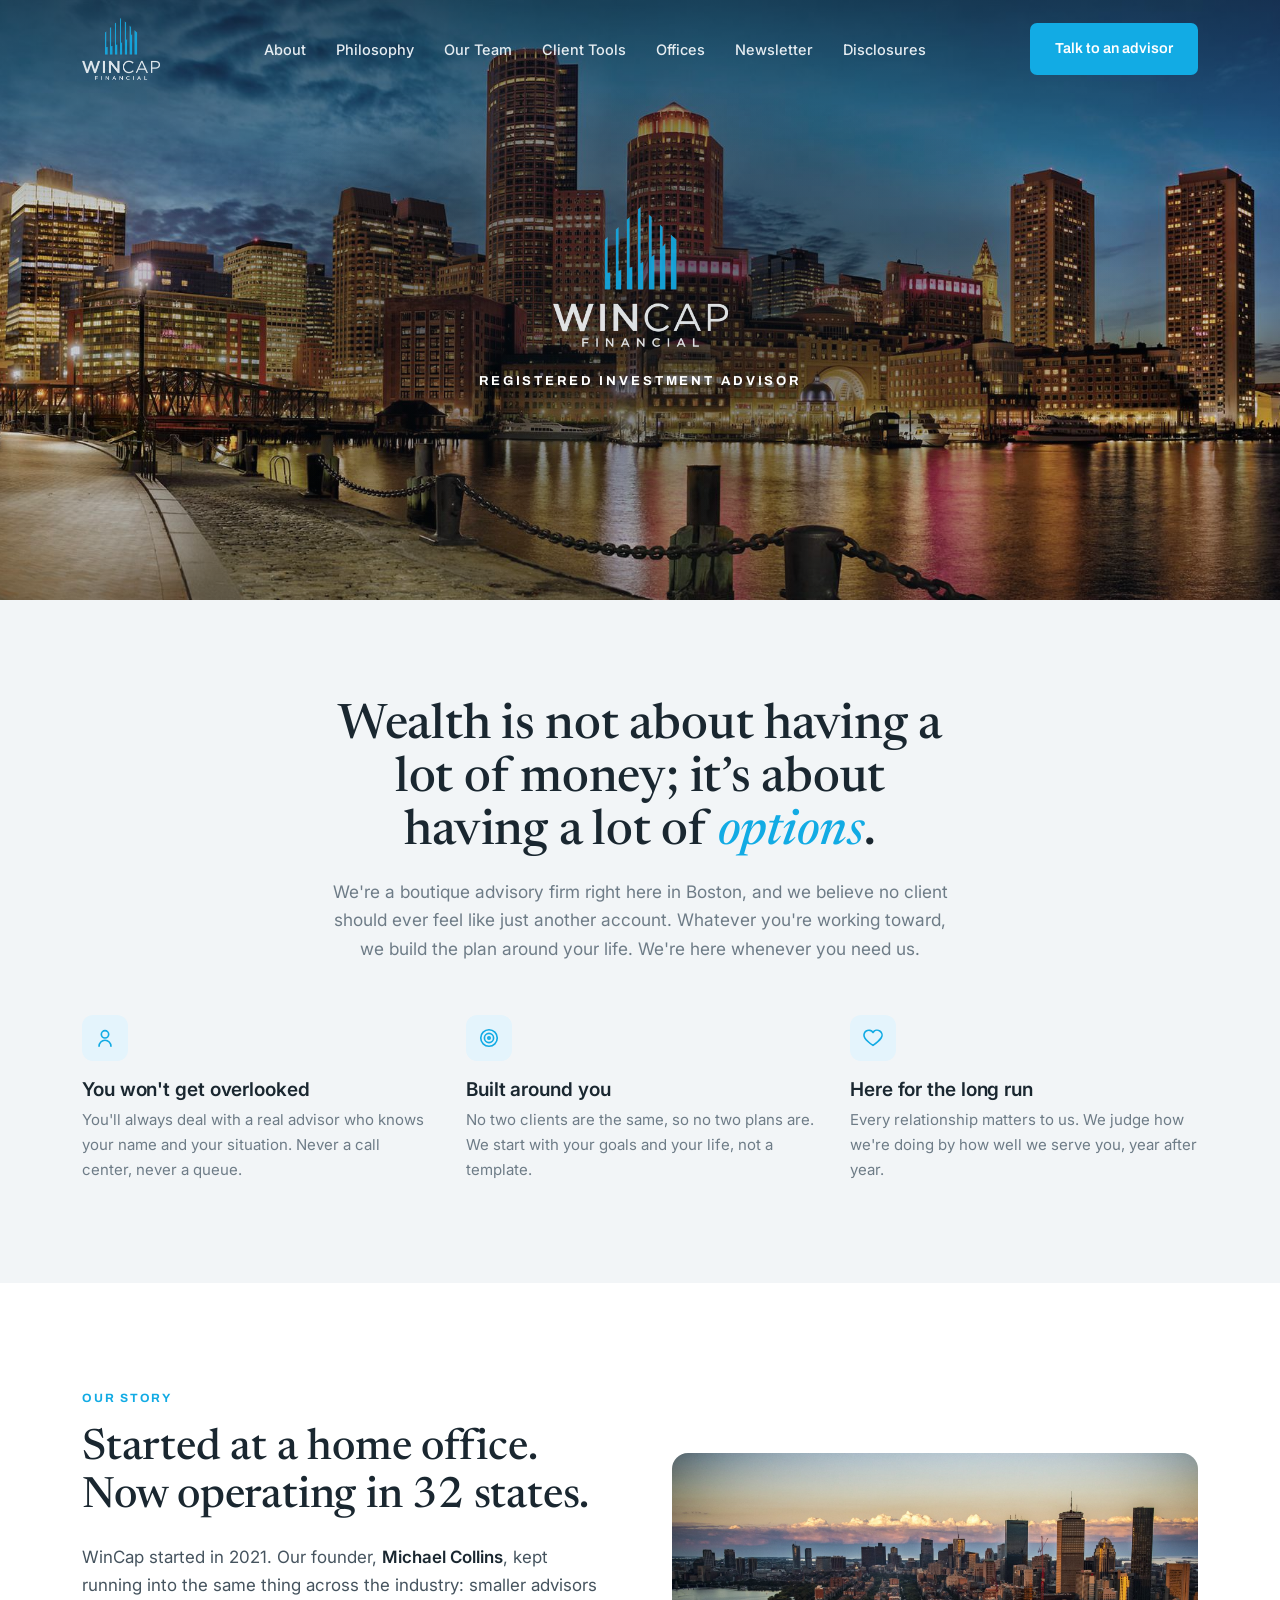
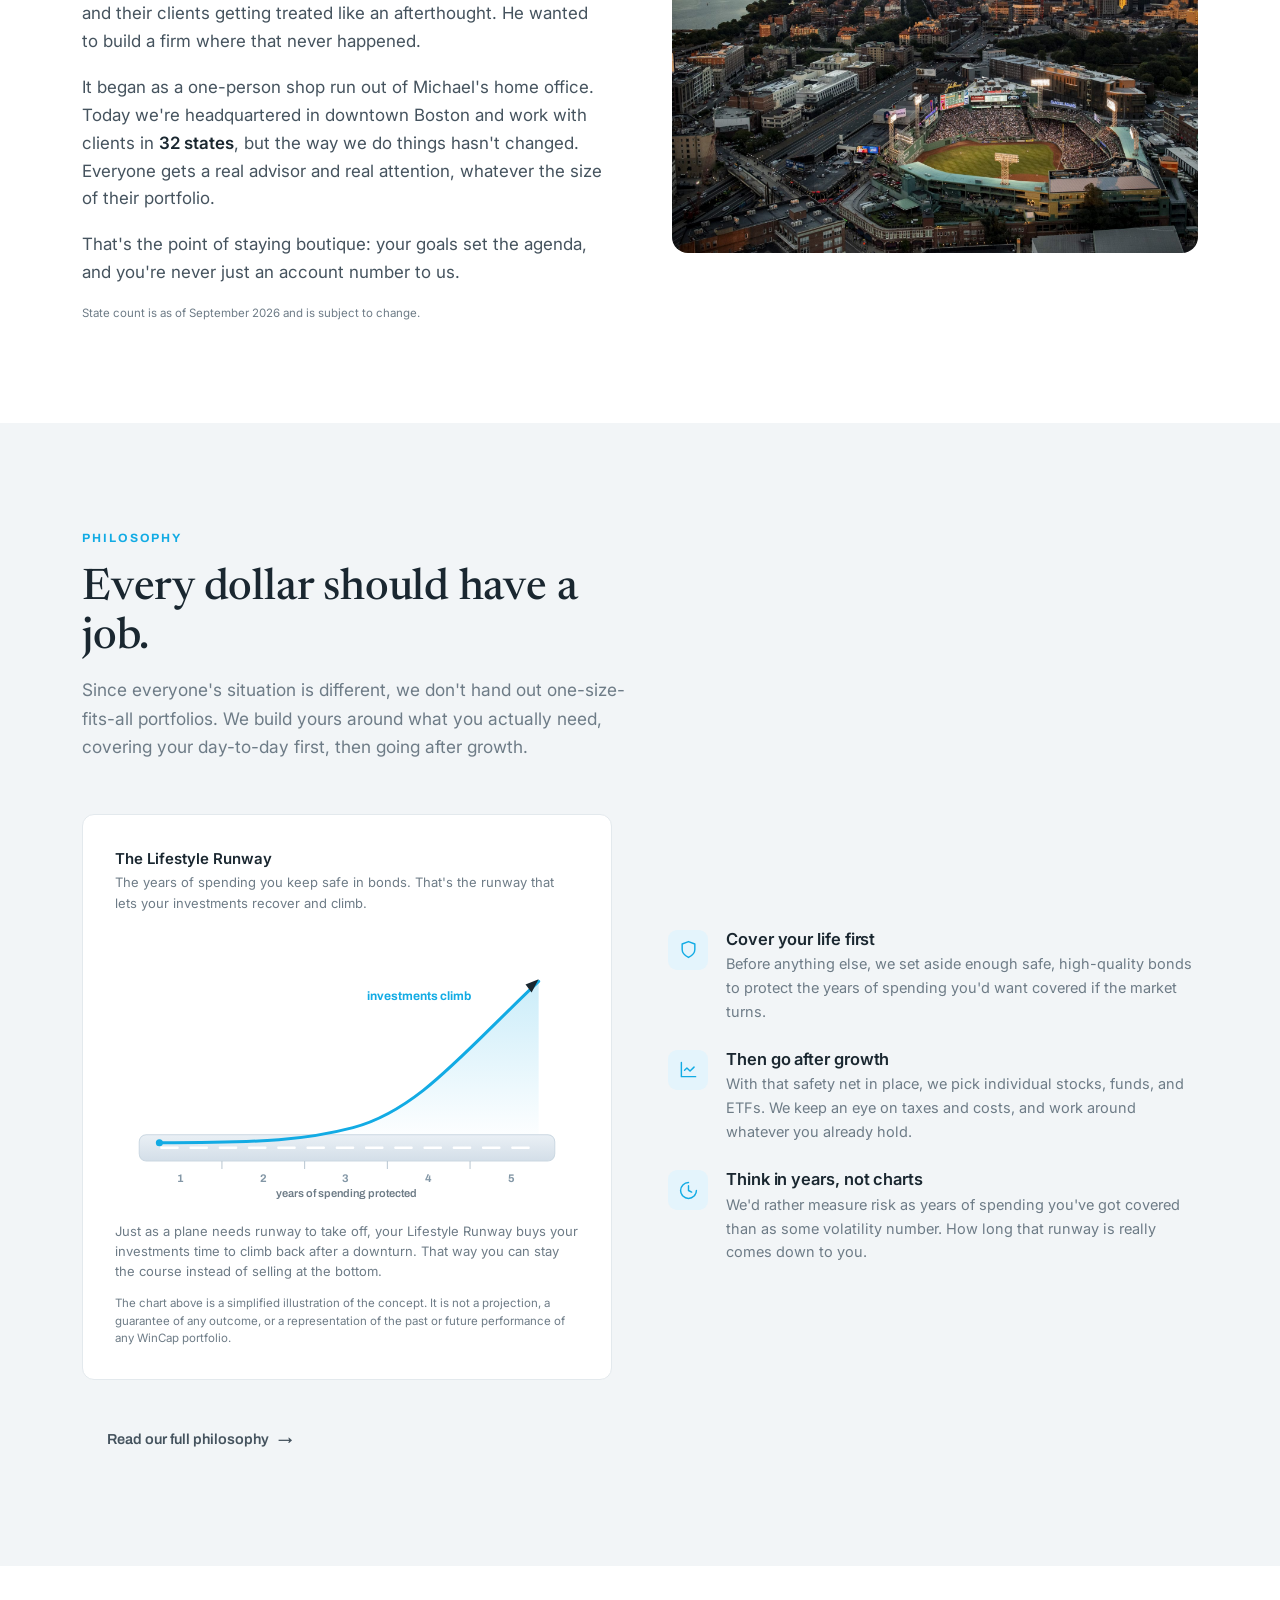
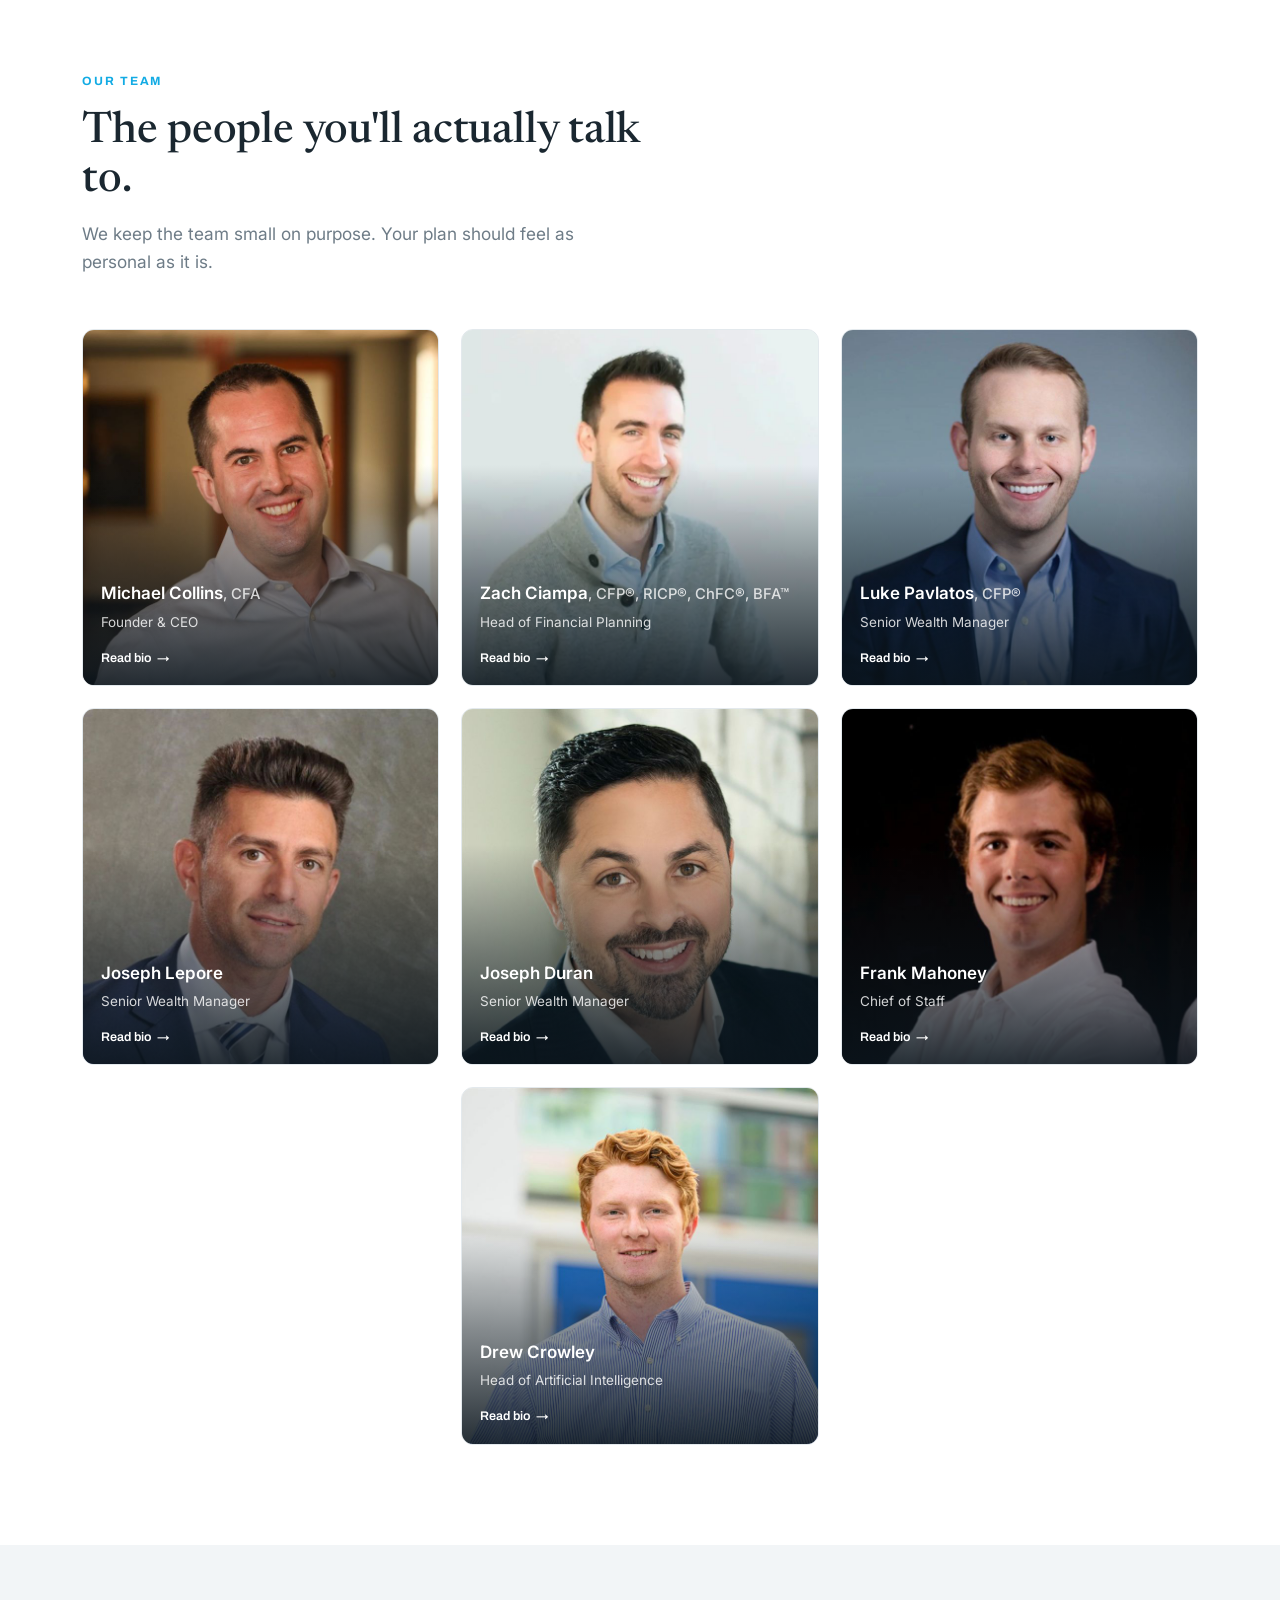
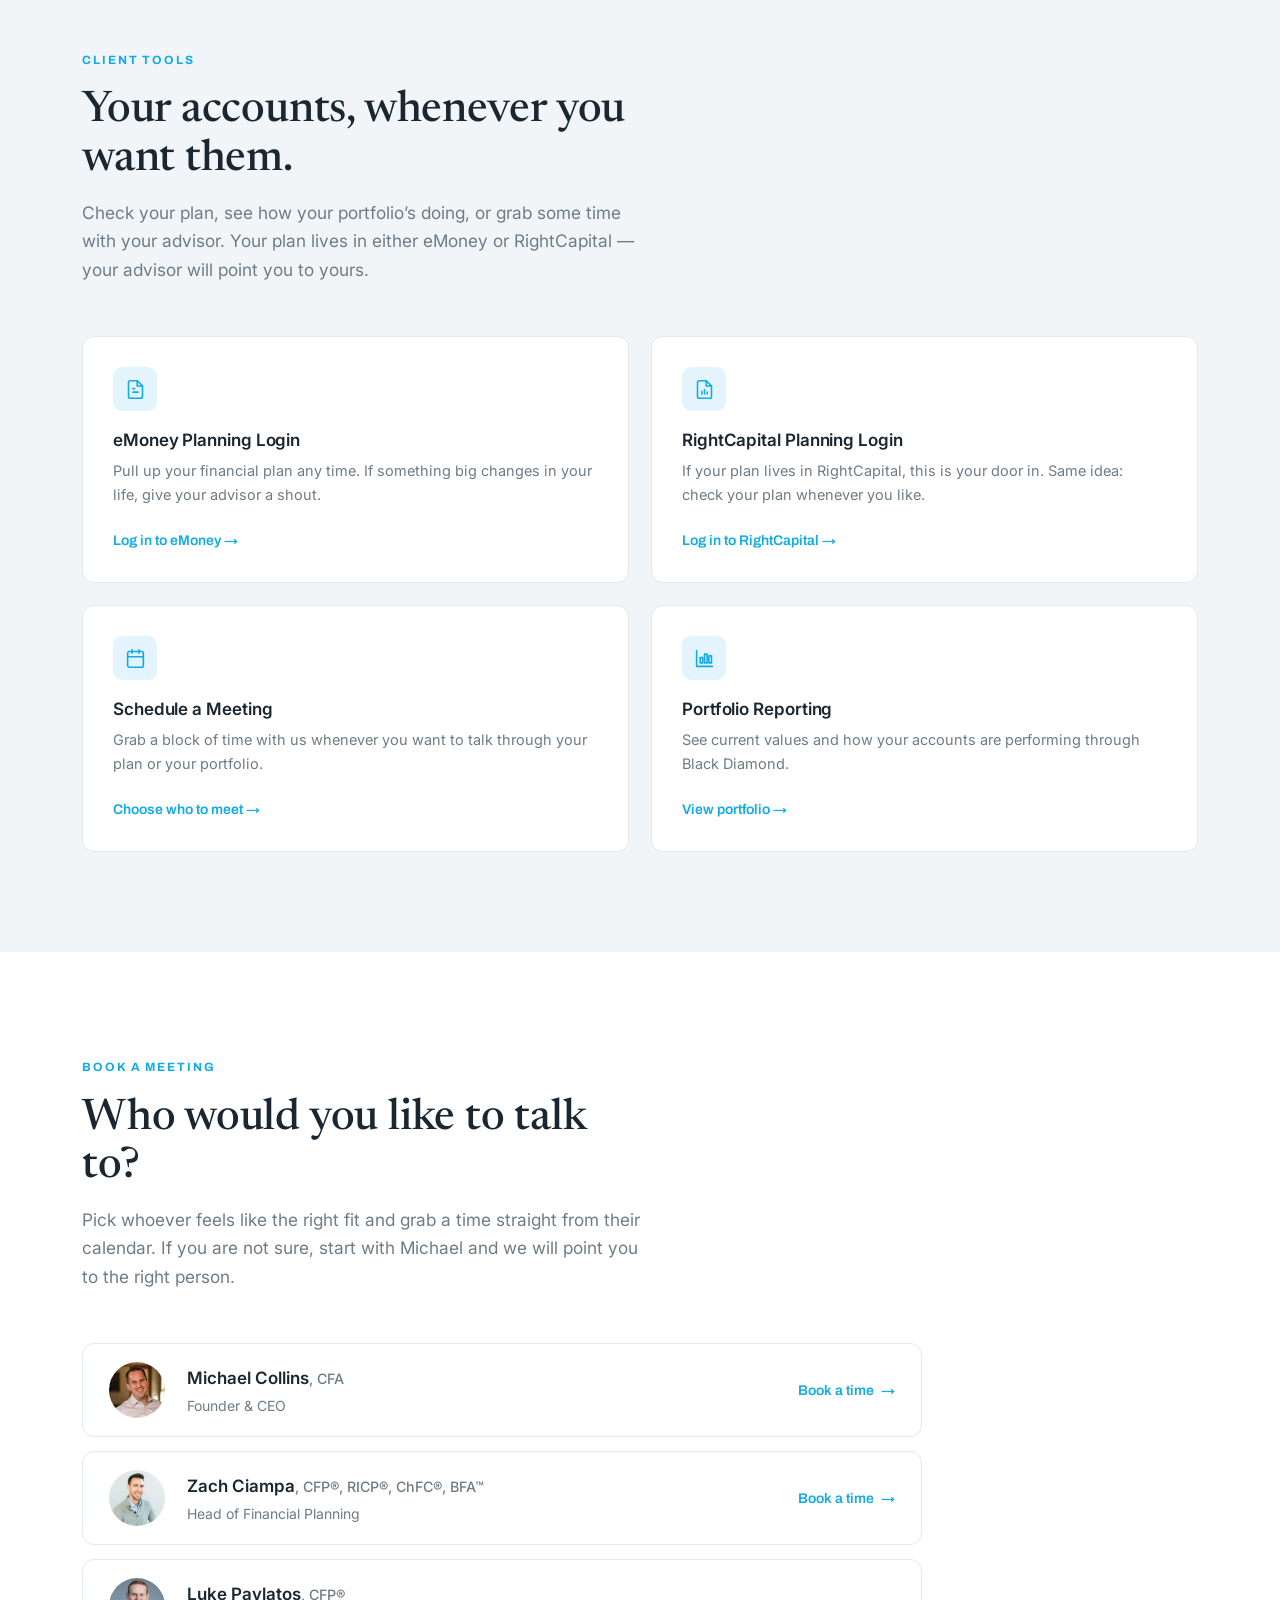
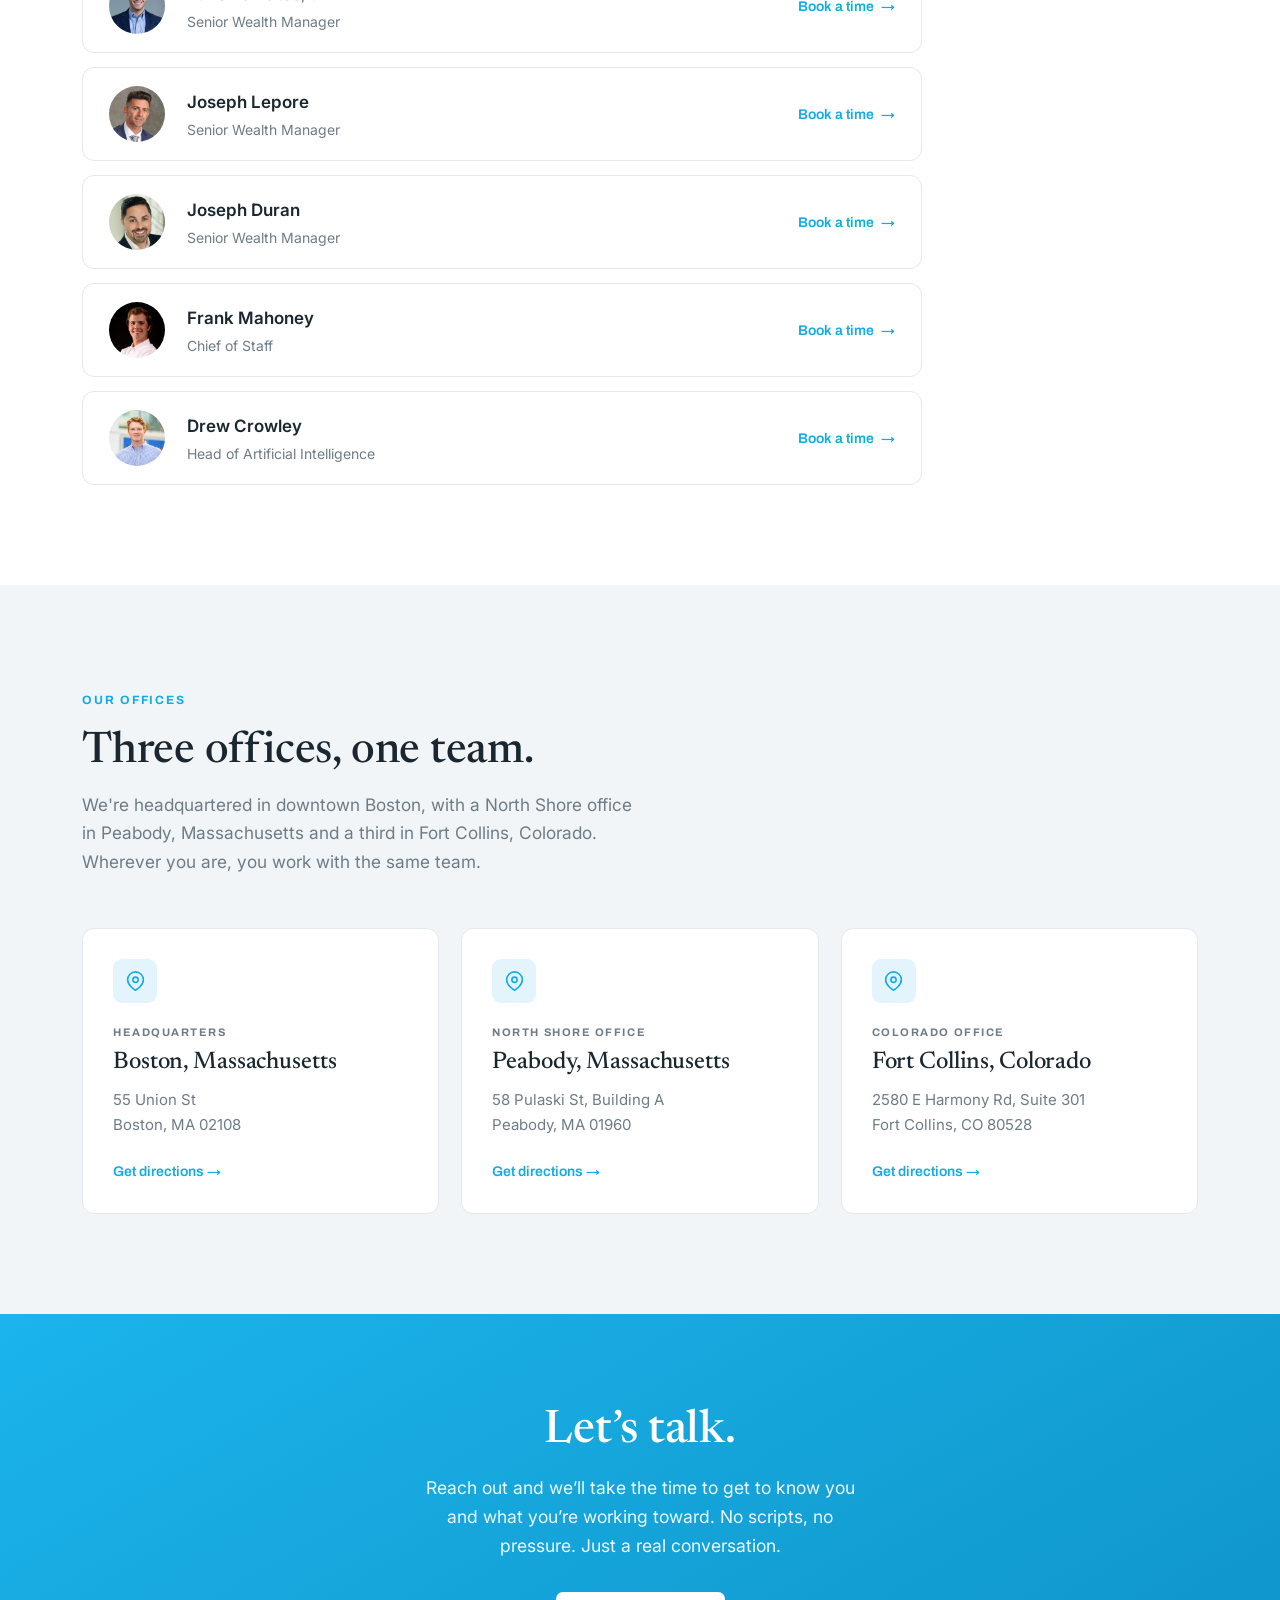
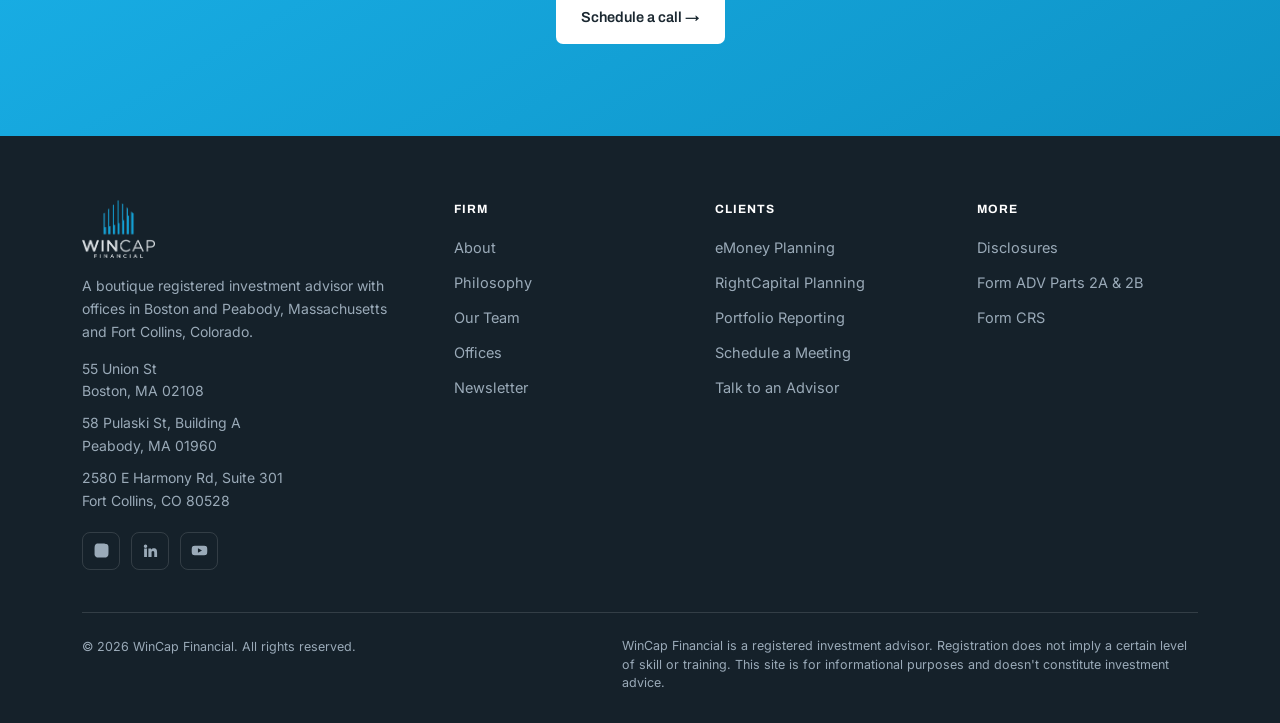
<file: index.html>
<!DOCTYPE html>
<html lang="en">
<head>
<meta charset="UTF-8">
<meta name="viewport" content="width=device-width, initial-scale=1">
<title>WinCap Financial | Wealth Management in Boston</title>
<meta name="description" content="A boutique registered investment advisor with offices in Boston and Peabody, Massachusetts and Fort Collins, Colorado. We build the plan around your life, and you always get a real advisor.">
<link rel="preconnect" href="https://fonts.googleapis.com">
<link rel="preconnect" href="https://fonts.gstatic.com" crossorigin>
<link href="https://fonts.googleapis.com/css2?family=Newsreader:opsz,wght@6..72,400;6..72,500;6..72,600&family=Inter:wght@400;500;600&family=Archivo:wght@600;700;800&display=swap" rel="stylesheet">
<link rel="stylesheet" href="styles.css">
</head>
<body>

<header id="header">
  <div class="wrap nav">
    <a href="#top" class="brand">
      <img class="lg lg-light" src="wincap-logo-light.png" alt="WinCap Financial">
      <img class="lg lg-dark" src="wincap-logo-dark.png" alt="WinCap Financial">
    </a>
    <ul class="nav-links">
      <li><a href="#story">About</a></li>
      <li><a href="philosophy.html">Philosophy</a></li>
      <li><a href="#team">Our Team</a></li>
      <li><a href="#resources">Client Tools</a></li>
      <li><a href="#locations">Offices</a></li>
      <li><a href="newsletter.html">Newsletter</a></li>
      <li><a href="disclosures.html">Disclosures</a></li>
    </ul>
    <div class="nav-cta">
      <a href="https://slant.app/p/ama3fwdf" class="btn btn-primary" target="_blank" rel="noopener">Talk to an advisor</a>
      <button class="burger" id="burger" aria-label="Open menu"><span></span><span></span><span></span></button>
    </div>
  </div>
</header>

<div class="mobile-menu" id="mobileMenu">
  <a href="#story">About</a>
  <a href="philosophy.html">Philosophy</a>
  <a href="#team">Our Team</a>
  <a href="#resources">Client Tools</a>
  <a href="#locations">Offices</a>
  <a href="newsletter.html">Newsletter</a>
  <a href="disclosures.html">Disclosures</a>
  <a href="https://slant.app/p/ama3fwdf" class="btn btn-primary" target="_blank" rel="noopener">Talk to an advisor</a>
</div>

<!-- HERO -->
<section class="hero" id="top">
  <div class="hero-mark">
    <img class="hero-logo" src="wincap-logo-light.png" alt="" loading="eager">
    <span class="hero-tag">Registered Investment Advisor</span>
  </div>
</section>

<!-- WHAT MATTERS TO US -->
<section class="sec sec-paper">
  <div class="wrap">
    <div class="sec-head sec-head-center reveal">
      <h1>Wealth is not about having a lot of money; it&rsquo;s about having a lot of <em>options</em>.</h1>
      <p>We're a boutique advisory firm right here in Boston, and we believe no client should ever feel like just another account. Whatever you're working toward, we build the plan around your life. We're here whenever you need us.</p>
    </div>
    <div class="pillars">
      <div class="pillar reveal">
        <span class="pic"><svg viewBox="0 0 24 24" stroke-linecap="round" stroke-linejoin="round"><circle cx="12" cy="8" r="4"/><path d="M5.5 21a6.5 6.5 0 0 1 13 0"/></svg></span>
        <h3>You won't get overlooked</h3>
        <p>You'll always deal with a real advisor who knows your name and your situation. Never a call center, never a queue.</p>
      </div>
      <div class="pillar reveal">
        <span class="pic"><svg viewBox="0 0 24 24" stroke-linecap="round" stroke-linejoin="round"><circle cx="12" cy="12" r="9"/><circle cx="12" cy="12" r="5"/><circle cx="12" cy="12" r="1.3"/></svg></span>
        <h3>Built around you</h3>
        <p>No two clients are the same, so no two plans are. We start with your goals and your life, not a template.</p>
      </div>
      <div class="pillar reveal">
        <span class="pic"><svg viewBox="0 0 24 24" stroke-linecap="round" stroke-linejoin="round"><path d="M12 20s-6.5-4.2-9-8.2A4.7 4.7 0 0 1 12 6a4.7 4.7 0 0 1 9 5.8c-2.5 4-9 8.2-9 8.2z"/></svg></span>
        <h3>Here for the long run</h3>
        <p>Every relationship matters to us. We judge how we're doing by how well we serve you, year after year.</p>
      </div>
    </div>
  </div>
</section>

<!-- STORY -->
<section class="sec" id="story">
  <div class="wrap"><div class="story-grid">
    <div class="story-copy reveal">
      <span class="eyebrow">Our story</span>
      <h2 style="font-size:clamp(2rem,3.4vw,2.7rem);margin:16px 0 22px">Started at a home office. Now operating in 32 states.</h2>
      <p>WinCap started in 2021. Our founder, <strong>Michael Collins</strong>, kept running into the same thing across the industry: smaller advisors and their clients getting treated like an afterthought. He wanted to build a firm where that never happened.</p>
      <p>It began as a one-person shop run out of Michael's home office. Today we're headquartered in downtown Boston and work with clients in <strong>32 states</strong>, but the way we do things hasn't changed. Everyone gets a real advisor and real attention, whatever the size of their portfolio.</p>
      <p>That's the point of staying boutique: your goals set the agenda, and you're never just an account number to us.</p>
      <p class="story-disc">State count is as of September 2026 and is subject to change.</p>
    </div>
    <aside class="mission-card reveal">
      <img src="fenway-boston-skyline.jpg" alt="Aerial view of Fenway Park at dusk with the Back Bay and downtown Boston skyline behind it" loading="lazy">
    </aside>
    </div>
  </div>
</section>

<!-- PHILOSOPHY -->
<section class="sec sec-paper" id="philosophy">
  <div class="wrap">
    <div class="sec-head reveal">
      <span class="eyebrow">Philosophy</span>
      <h2>Every dollar should have a job.</h2>
      <p>Since everyone's situation is different, we don't hand out one-size-fits-all portfolios. We build yours around what you actually need, covering your day-to-day first, then going after growth.</p>
    </div>
    <div class="phil-grid">
      <div class="runway-card reveal">
        <div class="rc-t">The Lifestyle Runway</div>
        <div class="rc-s">The years of spending you keep safe in bonds. That's the runway that lets your investments recover and climb.</div>
        <svg class="runway-chart" viewBox="0 0 460 262" role="img" aria-label="A runway of years funded by safe bonds, with your investments taking off and climbing after a downturn">
          <defs>
            <linearGradient id="rwGrad" x1="0" y1="0" x2="0" y2="1">
              <stop offset="0" stop-color="#EAF0F5"/><stop offset="1" stop-color="#D3DEE8"/>
            </linearGradient>
            <linearGradient id="climbGrad" x1="0" y1="0" x2="0" y2="1">
              <stop offset="0" stop-color="rgba(18,171,228,.22)"/><stop offset="1" stop-color="rgba(18,171,228,0)"/>
            </linearGradient>
          </defs>
          <path d="M44,204 C150,204 190,201 236,189 C300,172 344,116 420,44 L420,196 L44,196 Z" fill="url(#climbGrad)"/>
          <rect x="24" y="196" width="412" height="26" rx="7" fill="url(#rwGrad)" stroke="#CBD8E2"/>
          <line x1="46" y1="209" x2="414" y2="209" stroke="#ffffff" stroke-width="2.5" stroke-dasharray="16 13" stroke-linecap="round"/>
          <g stroke="#B8C6D1" stroke-width="1">
            <line x1="106" y1="222" x2="106" y2="230"/>
            <line x1="188" y1="222" x2="188" y2="230"/>
            <line x1="270" y1="222" x2="270" y2="230"/>
            <line x1="352" y1="222" x2="352" y2="230"/>
          </g>
          <g fill="#8397A6" font-family="Archivo, sans-serif" font-size="11" font-weight="700" text-anchor="middle">
            <text x="65" y="243">1</text><text x="147" y="243">2</text><text x="229" y="243">3</text><text x="311" y="243">4</text><text x="393" y="243">5</text>
          </g>
          <text x="230" y="258" fill="#6E7C87" font-family="Archivo, sans-serif" font-size="11" font-weight="600" text-anchor="middle">years of spending protected</text>
          <path d="M44,204 C150,204 190,201 236,189 C300,172 344,116 420,44" fill="none" stroke="#12ABE4" stroke-width="3" stroke-linecap="round"/>
          <circle cx="44" cy="204" r="3.5" fill="#12ABE4"/>
          <path d="M420,42 L407,47 L413,55 Z" fill="#1A2730"/>
          <text x="250" y="62" fill="#12ABE4" font-family="Archivo, sans-serif" font-size="12" font-weight="700">investments climb</text>
        </svg>
        <div class="rc-note">Just as a plane needs runway to take off, your Lifestyle Runway buys your investments time to climb back after a downturn. That way you can stay the course instead of selling at the bottom.</div>
        <div class="rc-disc">The chart above is a simplified illustration of the concept. It is not a projection, a guarantee of any outcome, or a representation of the past or future performance of any WinCap portfolio.</div>
      </div>
      <ul class="phil-points reveal">
        <li class="pp">
          <span class="ic"><svg viewBox="0 0 24 24" stroke-linecap="round" stroke-linejoin="round"><path d="M12 22s8-4 8-10V5l-8-3-8 3v7c0 6 8 10 8 10z"/></svg></span>
          <div><h4>Cover your life first</h4><p>Before anything else, we set aside enough safe, high-quality bonds to protect the years of spending you'd want covered if the market turns.</p></div>
        </li>
        <li class="pp">
          <span class="ic"><svg viewBox="0 0 24 24" stroke-linecap="round" stroke-linejoin="round"><path d="M3 3v18h18"/><path d="m19 9-5 5-4-4-3 3"/></svg></span>
          <div><h4>Then go after growth</h4><p>With that safety net in place, we pick individual stocks, funds, and ETFs. We keep an eye on taxes and costs, and work around whatever you already hold.</p></div>
        </li>
        <li class="pp">
          <span class="ic"><svg viewBox="0 0 24 24" stroke-linecap="round" stroke-linejoin="round"><path d="M12 2a10 10 0 1 0 10 10"/><path d="M12 6v6l4 2"/></svg></span>
          <div><h4>Think in years, not charts</h4><p>We'd rather measure risk as years of spending you've got covered than as some volatility number. How long that runway is really comes down to you.</p></div>
        </li>
      </ul>
    </div>
    <div class="phil-more reveal">
      <a href="philosophy.html" class="btn btn-outline">Read our full philosophy <span class="arrow">→</span></a>
    </div>
  </div>
</section>

<!-- TEAM -->
<section class="sec" id="team">
  <div class="wrap">
    <div class="sec-head reveal">
      <span class="eyebrow">Our team</span>
      <h2>The people you'll actually talk to.</h2>
      <p>We keep the team small on purpose. Your plan should feel as personal as it is.</p>
    </div>
    <div class="team-grid" id="teamGrid"></div>
  </div>
</section>

<!-- RESOURCES -->
<section class="sec sec-paper" id="resources">
  <div class="wrap">
    <div class="sec-head reveal">
      <span class="eyebrow">Client tools</span>
      <h2>Your accounts, whenever you want them.</h2>
      <p>Check your plan, see how your portfolio&rsquo;s doing, or grab some time with your advisor. Your plan lives in either eMoney or RightCapital &mdash; your advisor will point you to yours.</p>
    </div>
    <div class="res-grid">
      <div class="res-card reveal">
        <div class="res-ico"><svg viewBox="0 0 24 24" stroke-linecap="round" stroke-linejoin="round"><path d="M14 2H6a2 2 0 0 0-2 2v16a2 2 0 0 0 2 2h12a2 2 0 0 0 2-2V8z"/><path d="M14 2v6h6M9 15h6M9 11h2"/></svg></div>
        <h4>eMoney Planning Login</h4>
        <p>Pull up your financial plan any time. If something big changes in your life, give your advisor a shout.</p>
        <a class="res-link" href="https://wealth.emaplan.com/ema/Signin?ema" target="_blank" rel="noopener">Log in to eMoney →</a>
      </div>
      <div class="res-card reveal">
        <div class="res-ico"><svg viewBox="0 0 24 24" stroke-linecap="round" stroke-linejoin="round"><path d="M14 2H6a2 2 0 0 0-2 2v16a2 2 0 0 0 2 2h12a2 2 0 0 0 2-2V8z"/><path d="M14 2v6h6"/><path d="M9 17v-3M12 17v-5M15 17v-2"/></svg></div>
        <h4>RightCapital Planning Login</h4>
        <p>If your plan lives in RightCapital, this is your door in. Same idea: check your plan whenever you like.</p>
        <a class="res-link" href="https://app.rightcapital.com/" target="_blank" rel="noopener">Log in to RightCapital →</a>
      </div>
      <div class="res-card reveal">
        <div class="res-ico"><svg viewBox="0 0 24 24" stroke-linecap="round" stroke-linejoin="round"><rect x="3" y="4" width="18" height="18" rx="2"/><path d="M16 2v4M8 2v4M3 10h18"/></svg></div>
        <h4>Schedule a Meeting</h4>
        <p>Grab a block of time with us whenever you want to talk through your plan or your portfolio.</p>
        <a class="res-link" href="#schedule">Choose who to meet →</a>
      </div>
      <div class="res-card reveal">
        <div class="res-ico"><svg viewBox="0 0 24 24" stroke-linecap="round" stroke-linejoin="round"><path d="M3 3v18h18"/><rect x="7" y="11" width="3" height="6"/><rect x="12" y="7" width="3" height="10"/><rect x="17" y="9" width="3" height="8"/></svg></div>
        <h4>Portfolio Reporting</h4>
        <p>See current values and how your accounts are performing through Black Diamond.</p>
        <a class="res-link" href="https://bd3.bdreporting.com/Auth/WinCap/SignIn" target="_blank" rel="noopener">View portfolio →</a>
      </div>
    </div>
  </div>
</section>

<!-- SCHEDULE -->
<section class="sec" id="schedule">
  <div class="wrap">
    <div class="sec-head reveal">
      <span class="eyebrow">Book a meeting</span>
      <h2>Who would you like to talk to?</h2>
      <p>Pick whoever feels like the right fit and grab a time straight from their calendar. If you are not sure, start with Michael and we will point you to the right person.</p>
    </div>
    <div class="sched-list" id="schedList"></div>
  </div>
</section>

<!-- OFFICES -->
<section class="sec sec-paper" id="locations">
  <div class="wrap">
    <div class="sec-head reveal">
      <span class="eyebrow">Our offices</span>
      <h2>Three offices, one team.</h2>
      <p>We're headquartered in downtown Boston, with a North Shore office in Peabody, Massachusetts and a third in Fort Collins, Colorado. Wherever you are, you work with the same team.</p>
    </div>
    <div class="loc-grid">
      <div class="loc-card reveal">
        <div class="loc-ico"><svg viewBox="0 0 24 24" stroke-linecap="round" stroke-linejoin="round"><path d="M21 10c0 7-9 12-9 12s-9-5-9-12a9 9 0 0 1 18 0z"/><circle cx="12" cy="10" r="3"/></svg></div>
        <span class="loc-tag">Headquarters</span>
        <h3>Boston, Massachusetts</h3>
        <address class="loc-addr">
          <span>55 Union St</span>
          <span>Boston, MA 02108</span>
        </address>
        <a class="loc-link" href="https://www.google.com/maps/search/?api=1&amp;query=55+Union+St+Boston+MA+02108" target="_blank" rel="noopener">Get directions →</a>
      </div>
      <div class="loc-card reveal">
        <div class="loc-ico"><svg viewBox="0 0 24 24" stroke-linecap="round" stroke-linejoin="round"><path d="M21 10c0 7-9 12-9 12s-9-5-9-12a9 9 0 0 1 18 0z"/><circle cx="12" cy="10" r="3"/></svg></div>
        <span class="loc-tag">North Shore office</span>
        <h3>Peabody, Massachusetts</h3>
        <address class="loc-addr">
          <span>58 Pulaski St, Building A</span>
          <span>Peabody, MA 01960</span>
        </address>
        <a class="loc-link" href="https://www.google.com/maps/search/?api=1&amp;query=Mills+58%2C+58+Pulaski+St%2C+Peabody%2C+MA+01960" target="_blank" rel="noopener">Get directions →</a>
      </div>
      <div class="loc-card reveal">
        <div class="loc-ico"><svg viewBox="0 0 24 24" stroke-linecap="round" stroke-linejoin="round"><path d="M21 10c0 7-9 12-9 12s-9-5-9-12a9 9 0 0 1 18 0z"/><circle cx="12" cy="10" r="3"/></svg></div>
        <span class="loc-tag">Colorado office</span>
        <h3>Fort Collins, Colorado</h3>
        <address class="loc-addr">
          <span>2580 E Harmony Rd, Suite 301</span>
          <span>Fort Collins, CO 80528</span>
        </address>
        <a class="loc-link" href="https://www.google.com/maps/search/?api=1&amp;query=2580+E+Harmony+Rd+Suite+301+Fort+Collins+CO+80528" target="_blank" rel="noopener">Get directions →</a>
      </div>
    </div>
  </div>
</section>

<!-- CTA -->
<section class="cta">
  <div class="wrap cta-inner reveal">
    <h2>Let&rsquo;s talk.</h2>
    <p>Reach out and we&rsquo;ll take the time to get to know you and what you&rsquo;re working toward. No scripts, no pressure. Just a real conversation.</p>
    <a href="https://calendly.com/wincapfinancial" class="btn btn-white" target="_blank" rel="noopener">Schedule a call →</a>
  </div>
</section>

<!-- FOOTER -->
<footer>
  <div class="wrap">
    <div class="foot-top">
      <div class="foot-brand">
        <img class="lg" src="wincap-logo-light.png" alt="WinCap Financial">
        <p>A boutique registered investment advisor with offices in Boston and Peabody, Massachusetts and Fort Collins, Colorado.</p>
        <address class="foot-addr"><span>55 Union St<br>Boston, MA 02108</span><span>58 Pulaski St, Building A<br>Peabody, MA 01960</span><span>2580 E Harmony Rd, Suite 301<br>Fort Collins, CO 80528</span></address>
        <div class="socials">
          <a href="https://www.instagram.com/wincapcharts/" target="_blank" rel="noopener" aria-label="Instagram"><svg viewBox="0 0 24 24"><path d="M12 2.2c3.2 0 3.6 0 4.9.1 1.2.1 1.8.3 2.2.4.6.2 1 .5 1.4.9.4.4.7.8.9 1.4.2.4.4 1 .4 2.2.1 1.3.1 1.7.1 4.9s0 3.6-.1 4.9c-.1 1.2-.3 1.8-.4 2.2-.2.6-.5 1-.9 1.4-.4.4-.8.7-1.4.9-.4.2-1 .4-2.2.4-1.3.1-1.7.1-4.9.1s-3.6 0-4.9-.1c-1.2-.1-1.8-.3-2.2-.4-.6-.2-1-.5-1.4-.9-.4-.4-.7-.8-.9-1.4-.2-.4-.4-1-.4-2.2C2.2 15.6 2.2 15.2 2.2 12s0-3.6.1-4.9c.1-1.2.3-1.8.4-2.2.2-.6.5-1 .9-1.4.4-.4.8-.7 1.4-.9.4-.2 1-.4 2.2-.4C8.4 2.2 8.8 2.2 12 2.2zm0 3.1a4.9 4.9 0 1 1 0 9.8 4.9 4.9 0 0 1 0-9.8zm0 8a3.1 3.1 0 1 0 0-6.2 3.1 3.1 0 0 0 0 6.2zm6.3-8.2a1.15 1.15 0 1 1-2.3 0 1.15 1.15 0 0 1 2.3 0z"/></svg></a>
          <a href="https://www.linkedin.com/newsletters/wincap-financial-6926711688083718144" target="_blank" rel="noopener" aria-label="LinkedIn"><svg viewBox="0 0 24 24"><path d="M4.98 3.5a2.5 2.5 0 1 1 0 5 2.5 2.5 0 0 1 0-5zM3 9h4v12H3zM9 9h3.8v1.7h.1c.5-1 1.8-2 3.7-2 4 0 4.7 2.6 4.7 6V21h-4v-5.3c0-1.3 0-2.9-1.8-2.9s-2 1.4-2 2.8V21H9z"/></svg></a>
          <a href="https://www.youtube.com/watch?v=tsH4lXROI3k" target="_blank" rel="noopener" aria-label="YouTube"><svg viewBox="0 0 24 24"><path d="M23 12s0-3.2-.4-4.7c-.2-.9-.9-1.5-1.7-1.7C19.4 5.2 12 5.2 12 5.2s-7.4 0-8.9.4c-.8.2-1.5.8-1.7 1.7C1 8.8 1 12 1 12s0 3.2.4 4.7c.2.9.9 1.5 1.7 1.7 1.5.4 8.9.4 8.9.4s7.4 0 8.9-.4c.8-.2 1.5-.8 1.7-1.7.4-1.5.4-4.7.4-4.7zM9.8 15.3V8.7l5.7 3.3z"/></svg></a>
        </div>
      </div>
      <div class="foot-col">
        <h5>Firm</h5>
        <a href="#story">About</a>
        <a href="philosophy.html">Philosophy</a>
        <a href="#team">Our Team</a>
        <a href="#locations">Offices</a>
        <a href="newsletter.html">Newsletter</a>
      </div>
      <div class="foot-col">
        <h5>Clients</h5>
        <a href="https://wealth.emaplan.com/ema/Signin?ema" target="_blank" rel="noopener">eMoney Planning</a>
        <a href="https://app.rightcapital.com/" target="_blank" rel="noopener">RightCapital Planning</a>
        <a href="https://bd3.bdreporting.com/Auth/WinCap/SignIn" target="_blank" rel="noopener">Portfolio Reporting</a>
        <a href="#schedule">Schedule a Meeting</a>
        <a href="https://slant.app/p/ama3fwdf" target="_blank" rel="noopener">Talk to an Advisor</a>
      </div>
      <div class="foot-col">
        <h5>More</h5>
        <a href="disclosures.html">Disclosures</a>
        <a href="wincap-adv-part-2a-2b.pdf" target="_blank" rel="noopener">Form ADV Parts 2A &amp; 2B</a>
        <a href="wincap-form-crs.pdf" target="_blank" rel="noopener">Form CRS</a>
      </div>
    </div>
    <div class="foot-bottom">
      <span>© 2026 WinCap Financial. All rights reserved.</span>
      <span class="disc">WinCap Financial is a registered investment advisor. Registration does not imply a certain level of skill or training. This site is for informational purposes and doesn't constitute investment advice.</span>
    </div>
  </div>
</footer>

<script src="main.js"></script>
</body>
</html>
</file>
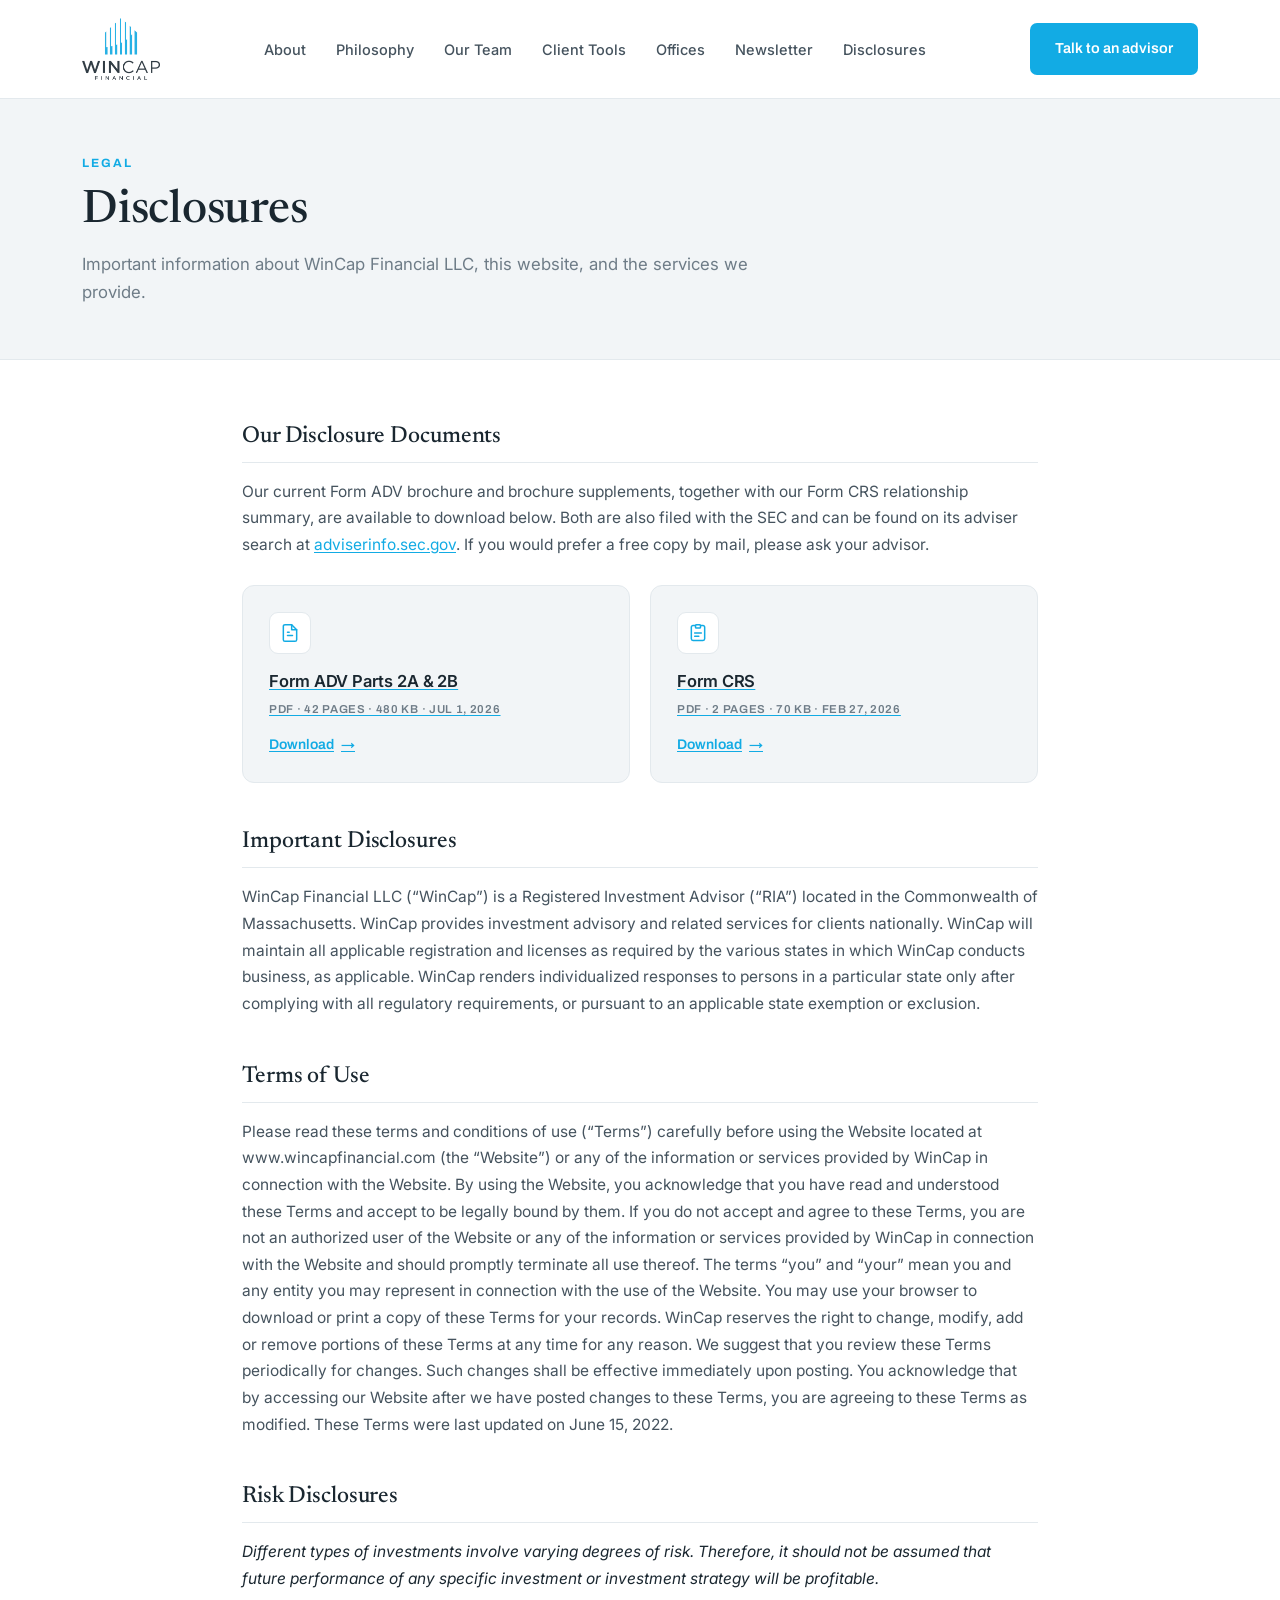
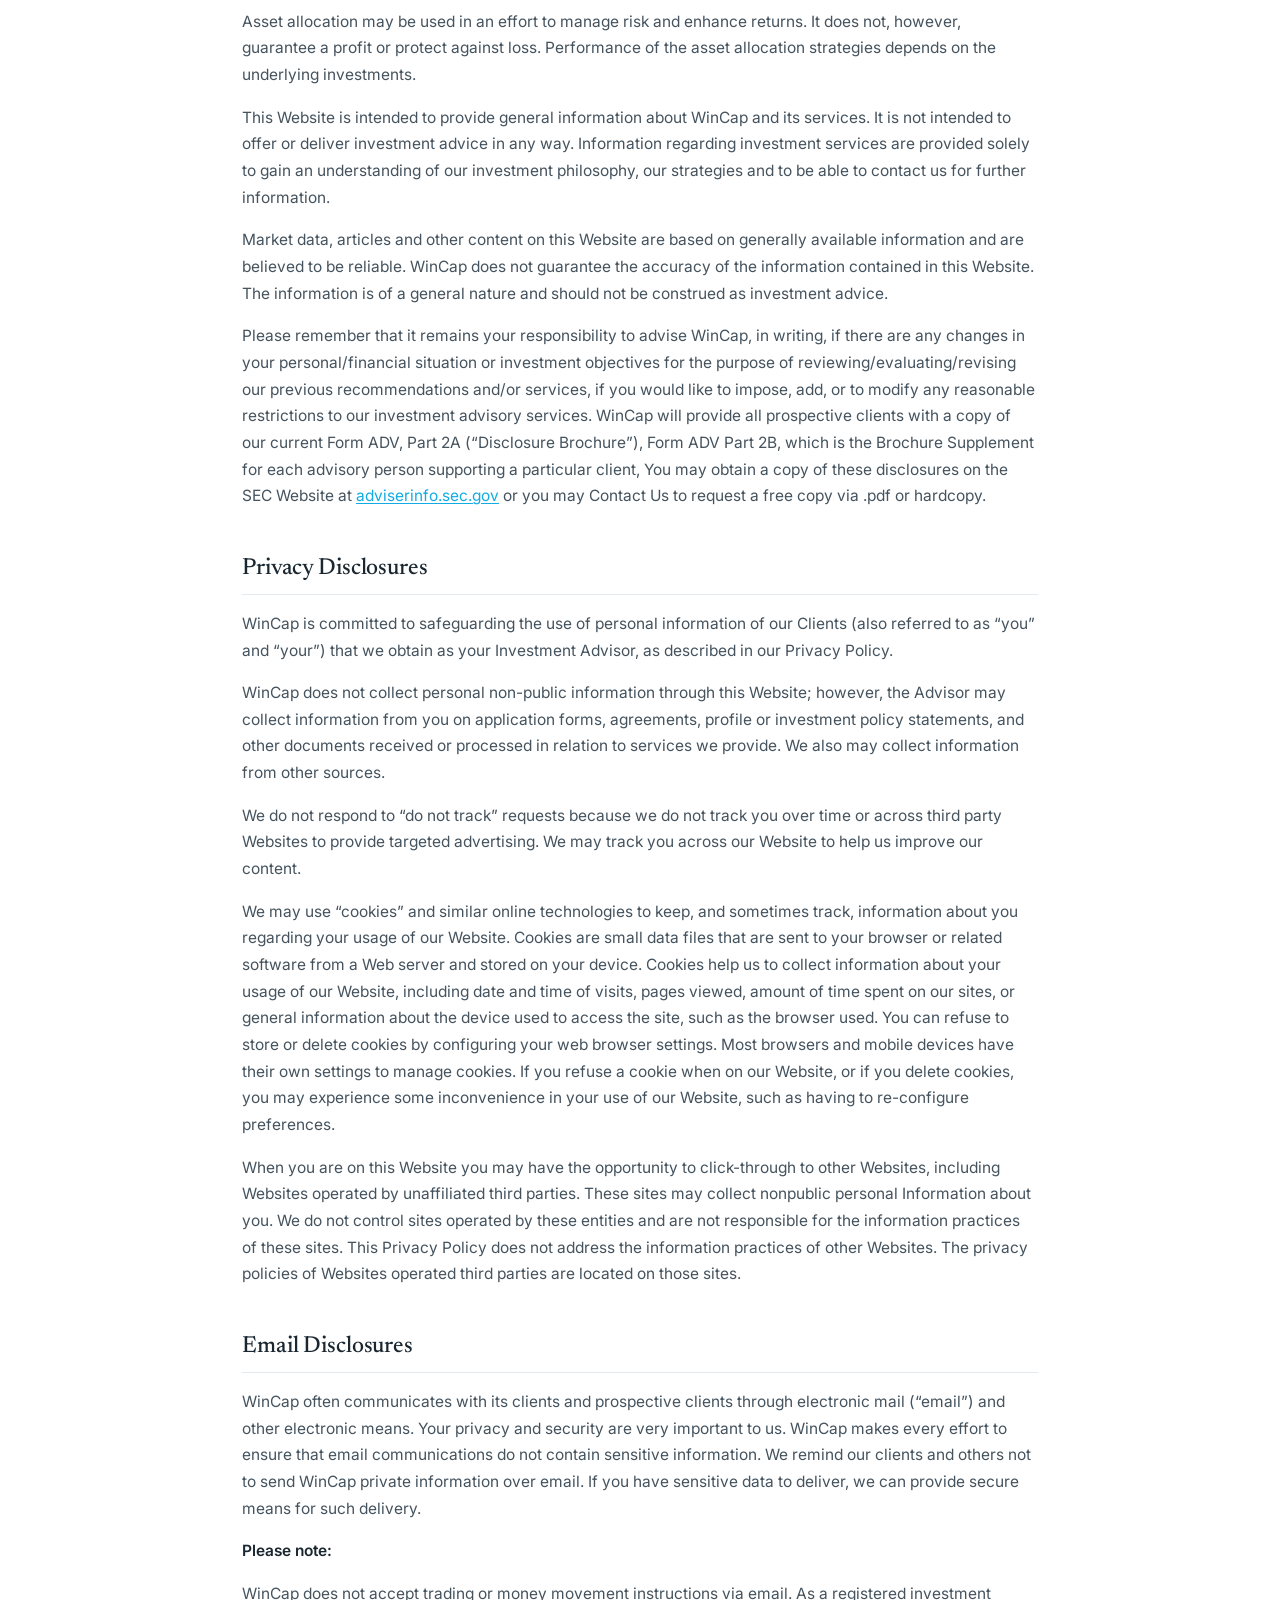
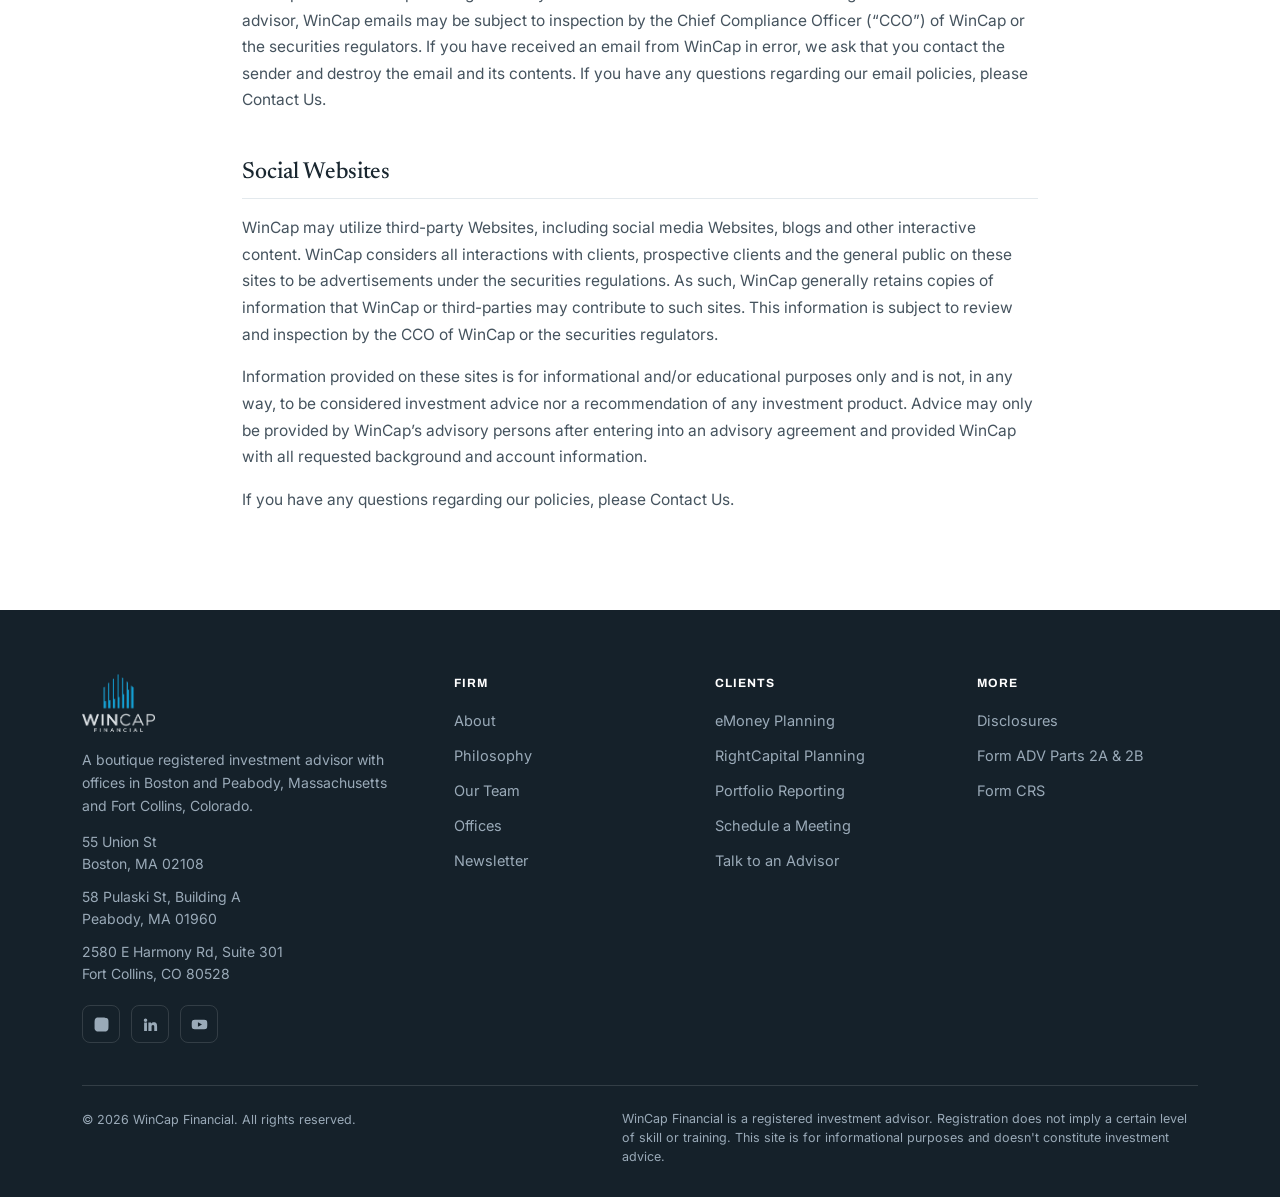
<file: disclosures.html>
<!DOCTYPE html>
<html lang="en">
<head>
<meta charset="UTF-8">
<meta name="viewport" content="width=device-width, initial-scale=1">
<title>Disclosures | WinCap Financial</title>
<meta name="description" content="Important disclosures, terms of use, risk, privacy and email disclosures for WinCap Financial LLC, a registered investment advisor in Boston, Massachusetts.">
<link rel="preconnect" href="https://fonts.googleapis.com">
<link rel="preconnect" href="https://fonts.gstatic.com" crossorigin>
<link href="https://fonts.googleapis.com/css2?family=Newsreader:opsz,wght@6..72,400;6..72,500;6..72,600&family=Inter:wght@400;500;600&family=Archivo:wght@600;700;800&display=swap" rel="stylesheet">
<link rel="stylesheet" href="styles.css">
</head>
<body class="page-light">

<header id="header">
  <div class="wrap nav">
    <a href="index.html" class="brand">
      <img class="lg lg-light" src="wincap-logo-light.png" alt="WinCap Financial">
      <img class="lg lg-dark" src="wincap-logo-dark.png" alt="WinCap Financial">
    </a>
    <ul class="nav-links">
      <li><a href="index.html#story">About</a></li>
      <li><a href="philosophy.html">Philosophy</a></li>
      <li><a href="index.html#team">Our Team</a></li>
      <li><a href="index.html#resources">Client Tools</a></li>
      <li><a href="index.html#locations">Offices</a></li>
      <li><a href="newsletter.html">Newsletter</a></li>
      <li><a href="disclosures.html">Disclosures</a></li>
    </ul>
    <div class="nav-cta">
      <a href="https://slant.app/p/ama3fwdf" class="btn btn-primary" target="_blank" rel="noopener">Talk to an advisor</a>
      <button class="burger" id="burger" aria-label="Open menu"><span></span><span></span><span></span></button>
    </div>
  </div>
</header>

<div class="mobile-menu" id="mobileMenu">
  <a href="index.html#story">About</a>
  <a href="philosophy.html">Philosophy</a>
  <a href="index.html#team">Our Team</a>
  <a href="index.html#resources">Client Tools</a>
  <a href="index.html#locations">Offices</a>
  <a href="newsletter.html">Newsletter</a>
  <a href="disclosures.html">Disclosures</a>
  <a href="https://slant.app/p/ama3fwdf" class="btn btn-primary" target="_blank" rel="noopener">Talk to an advisor</a>
</div>

<!-- PAGE HEAD -->
<section class="legal-head">
  <div class="wrap">
    <span class="eyebrow">Legal</span>
    <h1>Disclosures</h1>
    <p>Important information about WinCap Financial LLC, this website, and the services we provide.</p>
  </div>
</section>

<!-- DISCLOSURES -->
<section class="legal-body">
  <div class="wrap">

    <div class="legal-block">
      <h2>Our Disclosure Documents</h2>
      <p>Our current Form ADV brochure and brochure supplements, together with our Form CRS relationship summary, are available to download below. Both are also filed with the SEC and can be found on its adviser search at <a href="https://adviserinfo.sec.gov" target="_blank" rel="noopener">adviserinfo.sec.gov</a>. If you would prefer a free copy by mail, please ask your advisor.</p>
      <div class="doc-grid">
        <a class="doc-card" href="wincap-adv-part-2a-2b.pdf" target="_blank" rel="noopener">
          <span class="doc-ico"><svg viewBox="0 0 24 24" stroke-linecap="round" stroke-linejoin="round"><path d="M14 2H6a2 2 0 0 0-2 2v16a2 2 0 0 0 2 2h12a2 2 0 0 0 2-2V8z"/><path d="M14 2v6h6M9 15h6M9 11h2"/></svg></span>
          <h3>Form ADV Parts 2A &amp; 2B</h3>
          <div class="doc-meta">PDF &middot; 42 pages &middot; 480 KB &middot; Jul 1, 2026</div>
          <span class="doc-link">Download <span class="arrow">&rarr;</span></span>
        </a>
        <a class="doc-card" href="wincap-form-crs.pdf" target="_blank" rel="noopener">
          <span class="doc-ico"><svg viewBox="0 0 24 24" stroke-linecap="round" stroke-linejoin="round"><path d="M9 3H6a2 2 0 0 0-2 2v14a2 2 0 0 0 2 2h12a2 2 0 0 0 2-2V5a2 2 0 0 0-2-2h-3"/><rect x="9" y="2" width="6" height="4" rx="1"/><path d="M8 12h8M8 16h5"/></svg></span>
          <h3>Form CRS</h3>
          <div class="doc-meta">PDF &middot; 2 pages &middot; 70 KB &middot; Feb 27, 2026</div>
          <span class="doc-link">Download <span class="arrow">&rarr;</span></span>
        </a>
      </div>
    </div>

    <div class="legal-block">
      <h2>Important Disclosures</h2>
      <p>WinCap Financial LLC (&ldquo;WinCap&rdquo;) is a Registered Investment Advisor (&ldquo;RIA&rdquo;) located in the Commonwealth of Massachusetts. WinCap provides investment advisory and related services for clients nationally. WinCap will maintain all applicable registration and licenses as required by the various states in which WinCap conducts business, as applicable. WinCap renders individualized responses to persons in a particular state only after complying with all regulatory requirements, or pursuant to an applicable state exemption or exclusion.</p>
    </div>

    <div class="legal-block">
      <h2>Terms of Use</h2>
      <p>Please read these terms and conditions of use (&ldquo;Terms&rdquo;) carefully before using the Website located at www.wincapfinancial.com (the &ldquo;Website&rdquo;) or any of the information or services provided by WinCap in connection with the Website. By using the Website, you acknowledge that you have read and understood these Terms and accept to be legally bound by them. If you do not accept and agree to these Terms, you are not an authorized user of the Website or any of the information or services provided by WinCap in connection with the Website and should promptly terminate all use thereof. The terms &ldquo;you&rdquo; and &ldquo;your&rdquo; mean you and any entity you may represent in connection with the use of the Website. You may use your browser to download or print a copy of these Terms for your records. WinCap reserves the right to change, modify, add or remove portions of these Terms at any time for any reason. We suggest that you review these Terms periodically for changes. Such changes shall be effective immediately upon posting. You acknowledge that by accessing our Website after we have posted changes to these Terms, you are agreeing to these Terms as modified. These Terms were last updated on June 15, 2022.</p>
    </div>

    <div class="legal-block">
      <h2>Risk Disclosures</h2>
      <p><em>Different types of investments involve varying degrees of risk. Therefore, it should not be assumed that future performance of any specific investment or investment strategy will be profitable.</em></p>
      <p>Asset allocation may be used in an effort to manage risk and enhance returns. It does not, however, guarantee a profit or protect against loss. Performance of the asset allocation strategies depends on the underlying investments.</p>
      <p>This Website is intended to provide general information about WinCap and its services. It is not intended to offer or deliver investment advice in any way. Information regarding investment services are provided solely to gain an understanding of our investment philosophy, our strategies and to be able to contact us for further information.</p>
      <p>Market data, articles and other content on this Website are based on generally available information and are believed to be reliable. WinCap does not guarantee the accuracy of the information contained in this Website. The information is of a general nature and should not be construed as investment advice.</p>
      <p>Please remember that it remains your responsibility to advise WinCap, in writing, if there are any changes in your personal/financial situation or investment objectives for the purpose of reviewing/evaluating/revising our previous recommendations and/or services, if you would like to impose, add, or to modify any reasonable restrictions to our investment advisory services. WinCap will provide all prospective clients with a copy of our current Form ADV, Part 2A (&ldquo;Disclosure Brochure&rdquo;), Form ADV Part 2B, which is the Brochure Supplement for each advisory person supporting a particular client, You may obtain a copy of these disclosures on the SEC Website at <a href="https://adviserinfo.sec.gov" target="_blank" rel="noopener">adviserinfo.sec.gov</a> or you may Contact Us to request a free copy via .pdf or hardcopy.</p>
    </div>

    <div class="legal-block">
      <h2>Privacy Disclosures</h2>
      <p>WinCap is committed to safeguarding the use of personal information of our Clients (also referred to as &ldquo;you&rdquo; and &ldquo;your&rdquo;) that we obtain as your Investment Advisor, as described in our Privacy Policy.</p>
      <p>WinCap does not collect personal non-public information through this Website; however, the Advisor may collect information from you on application forms, agreements, profile or investment policy statements, and other documents received or processed in relation to services we provide. We also may collect information from other sources.</p>
      <p>We do not respond to &ldquo;do not track&rdquo; requests because we do not track you over time or across third party Websites to provide targeted advertising. We may track you across our Website to help us improve our content.</p>
      <p>We may use &ldquo;cookies&rdquo; and similar online technologies to keep, and sometimes track, information about you regarding your usage of our Website. Cookies are small data files that are sent to your browser or related software from a Web server and stored on your device. Cookies help us to collect information about your usage of our Website, including date and time of visits, pages viewed, amount of time spent on our sites, or general information about the device used to access the site, such as the browser used. You can refuse to store or delete cookies by configuring your web browser settings. Most browsers and mobile devices have their own settings to manage cookies. If you refuse a cookie when on our Website, or if you delete cookies, you may experience some inconvenience in your use of our Website, such as having to re-configure preferences.</p>
      <p>When you are on this Website you may have the opportunity to click-through to other Websites, including Websites operated by unaffiliated third parties. These sites may collect nonpublic personal Information about you. We do not control sites operated by these entities and are not responsible for the information practices of these sites. This Privacy Policy does not address the information practices of other Websites. The privacy policies of Websites operated third parties are located on those sites.</p>
    </div>

    <div class="legal-block">
      <h2>Email Disclosures</h2>
      <p>WinCap often communicates with its clients and prospective clients through electronic mail (&ldquo;email&rdquo;) and other electronic means. Your privacy and security are very important to us. WinCap makes every effort to ensure that email communications do not contain sensitive information. We remind our clients and others not to send WinCap private information over email. If you have sensitive data to deliver, we can provide secure means for such delivery.</p>
      <p><strong>Please note:</strong></p>
      <p>WinCap does not accept trading or money movement instructions via email. As a registered investment advisor, WinCap emails may be subject to inspection by the Chief Compliance Officer (&ldquo;CCO&rdquo;) of WinCap or the securities regulators. If you have received an email from WinCap in error, we ask that you contact the sender and destroy the email and its contents. If you have any questions regarding our email policies, please Contact Us.</p>
    </div>

    <div class="legal-block">
      <h2>Social Websites</h2>
      <p>WinCap may utilize third-party Websites, including social media Websites, blogs and other interactive content. WinCap considers all interactions with clients, prospective clients and the general public on these sites to be advertisements under the securities regulations. As such, WinCap generally retains copies of information that WinCap or third-parties may contribute to such sites. This information is subject to review and inspection by the CCO of WinCap or the securities regulators.</p>
      <p>Information provided on these sites is for informational and/or educational purposes only and is not, in any way, to be considered investment advice nor a recommendation of any investment product. Advice may only be provided by WinCap&rsquo;s advisory persons after entering into an advisory agreement and provided WinCap with all requested background and account information.</p>
      <p>If you have any questions regarding our policies, please Contact Us.</p>
    </div>

  </div>
</section>

<!-- FOOTER -->
<footer>
  <div class="wrap">
    <div class="foot-top">
      <div class="foot-brand">
        <img class="lg" src="wincap-logo-light.png" alt="WinCap Financial">
        <p>A boutique registered investment advisor with offices in Boston and Peabody, Massachusetts and Fort Collins, Colorado.</p>
        <address class="foot-addr"><span>55 Union St<br>Boston, MA 02108</span><span>58 Pulaski St, Building A<br>Peabody, MA 01960</span><span>2580 E Harmony Rd, Suite 301<br>Fort Collins, CO 80528</span></address>
        <div class="socials">
          <a href="https://www.instagram.com/wincapcharts/" target="_blank" rel="noopener" aria-label="Instagram"><svg viewBox="0 0 24 24"><path d="M12 2.2c3.2 0 3.6 0 4.9.1 1.2.1 1.8.3 2.2.4.6.2 1 .5 1.4.9.4.4.7.8.9 1.4.2.4.4 1 .4 2.2.1 1.3.1 1.7.1 4.9s0 3.6-.1 4.9c-.1 1.2-.3 1.8-.4 2.2-.2.6-.5 1-.9 1.4-.4.4-.8.7-1.4.9-.4.2-1 .4-2.2.4-1.3.1-1.7.1-4.9.1s-3.6 0-4.9-.1c-1.2-.1-1.8-.3-2.2-.4-.6-.2-1-.5-1.4-.9-.4-.4-.7-.8-.9-1.4-.2-.4-.4-1-.4-2.2C2.2 15.6 2.2 15.2 2.2 12s0-3.6.1-4.9c.1-1.2.3-1.8.4-2.2.2-.6.5-1 .9-1.4.4-.4.8-.7 1.4-.9.4-.2 1-.4 2.2-.4C8.4 2.2 8.8 2.2 12 2.2zm0 3.1a4.9 4.9 0 1 1 0 9.8 4.9 4.9 0 0 1 0-9.8zm0 8a3.1 3.1 0 1 0 0-6.2 3.1 3.1 0 0 0 0 6.2zm6.3-8.2a1.15 1.15 0 1 1-2.3 0 1.15 1.15 0 0 1 2.3 0z"/></svg></a>
          <a href="https://www.linkedin.com/newsletters/wincap-financial-6926711688083718144" target="_blank" rel="noopener" aria-label="LinkedIn"><svg viewBox="0 0 24 24"><path d="M4.98 3.5a2.5 2.5 0 1 1 0 5 2.5 2.5 0 0 1 0-5zM3 9h4v12H3zM9 9h3.8v1.7h.1c.5-1 1.8-2 3.7-2 4 0 4.7 2.6 4.7 6V21h-4v-5.3c0-1.3 0-2.9-1.8-2.9s-2 1.4-2 2.8V21H9z"/></svg></a>
          <a href="https://www.youtube.com/watch?v=tsH4lXROI3k" target="_blank" rel="noopener" aria-label="YouTube"><svg viewBox="0 0 24 24"><path d="M23 12s0-3.2-.4-4.7c-.2-.9-.9-1.5-1.7-1.7C19.4 5.2 12 5.2 12 5.2s-7.4 0-8.9.4c-.8.2-1.5.8-1.7 1.7C1 8.8 1 12 1 12s0 3.2.4 4.7c.2.9.9 1.5 1.7 1.7 1.5.4 8.9.4 8.9.4s7.4 0 8.9-.4c.8-.2 1.5-.8 1.7-1.7.4-1.5.4-4.7.4-4.7zM9.8 15.3V8.7l5.7 3.3z"/></svg></a>
        </div>
      </div>
      <div class="foot-col">
        <h5>Firm</h5>
        <a href="index.html#story">About</a>
        <a href="philosophy.html">Philosophy</a>
        <a href="index.html#team">Our Team</a>
        <a href="index.html#locations">Offices</a>
        <a href="newsletter.html">Newsletter</a>
      </div>
      <div class="foot-col">
        <h5>Clients</h5>
        <a href="https://wealth.emaplan.com/ema/Signin?ema" target="_blank" rel="noopener">eMoney Planning</a>
        <a href="https://app.rightcapital.com/" target="_blank" rel="noopener">RightCapital Planning</a>
        <a href="https://bd3.bdreporting.com/Auth/WinCap/SignIn" target="_blank" rel="noopener">Portfolio Reporting</a>
        <a href="index.html#schedule">Schedule a Meeting</a>
        <a href="https://slant.app/p/ama3fwdf" target="_blank" rel="noopener">Talk to an Advisor</a>
      </div>
      <div class="foot-col">
        <h5>More</h5>
        <a href="disclosures.html">Disclosures</a>
        <a href="wincap-adv-part-2a-2b.pdf" target="_blank" rel="noopener">Form ADV Parts 2A &amp; 2B</a>
        <a href="wincap-form-crs.pdf" target="_blank" rel="noopener">Form CRS</a>
      </div>
    </div>
    <div class="foot-bottom">
      <span>&copy; 2026 WinCap Financial. All rights reserved.</span>
      <span class="disc">WinCap Financial is a registered investment advisor. Registration does not imply a certain level of skill or training. This site is for informational purposes and doesn't constitute investment advice.</span>
    </div>
  </div>
</footer>

<script src="main.js"></script>
</body>
</html>
</file>
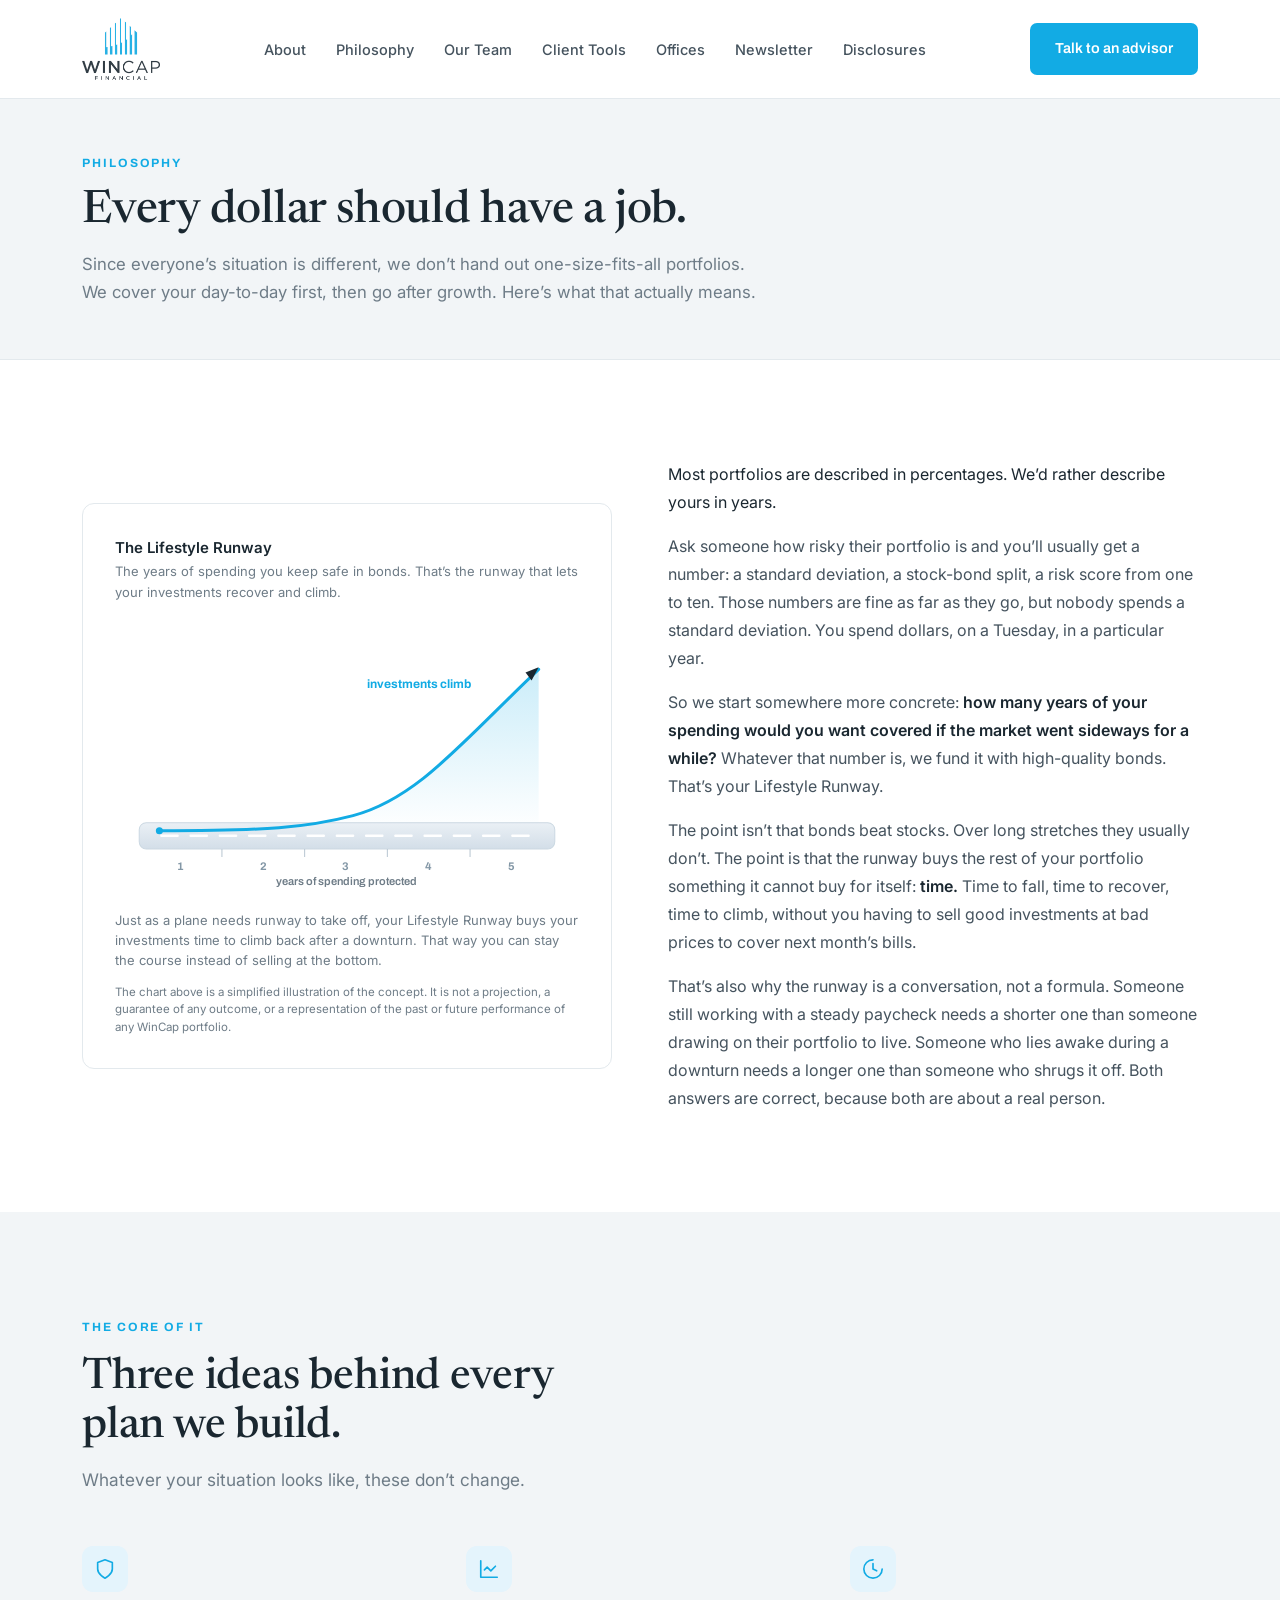
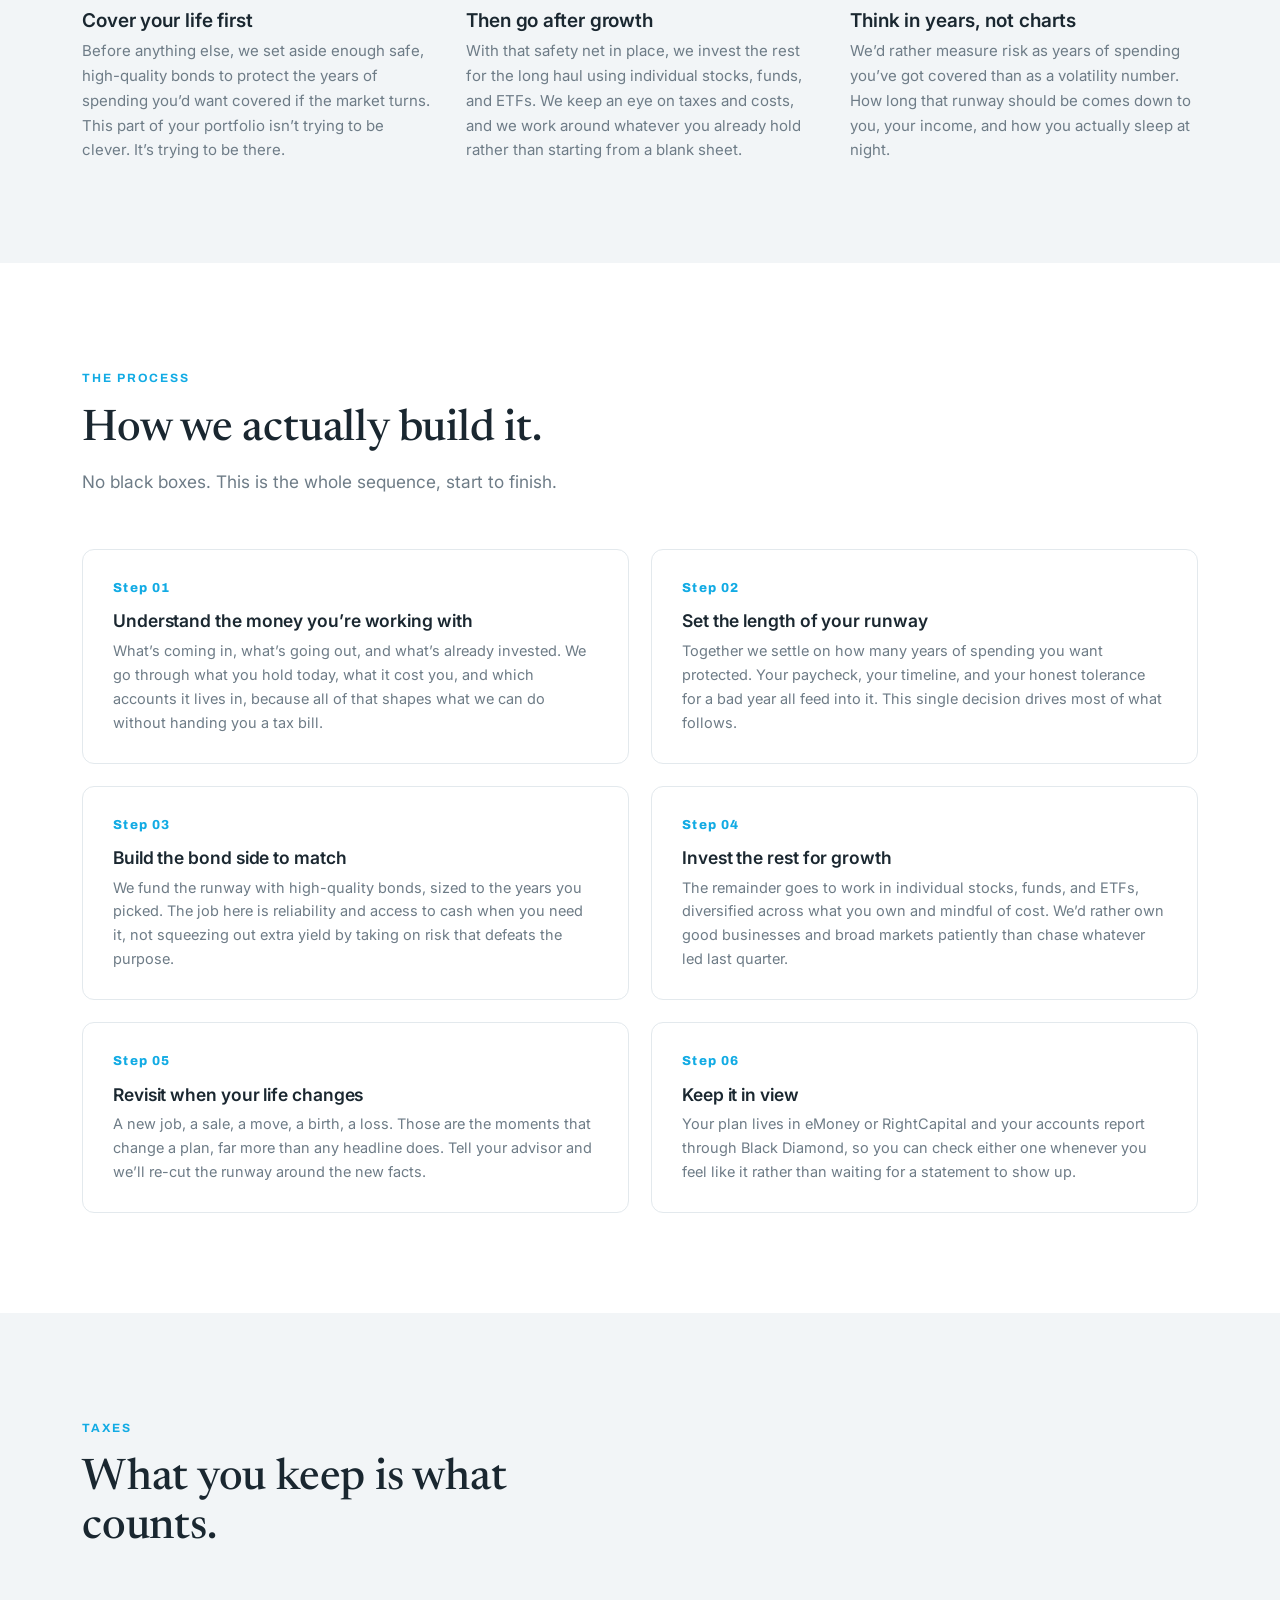
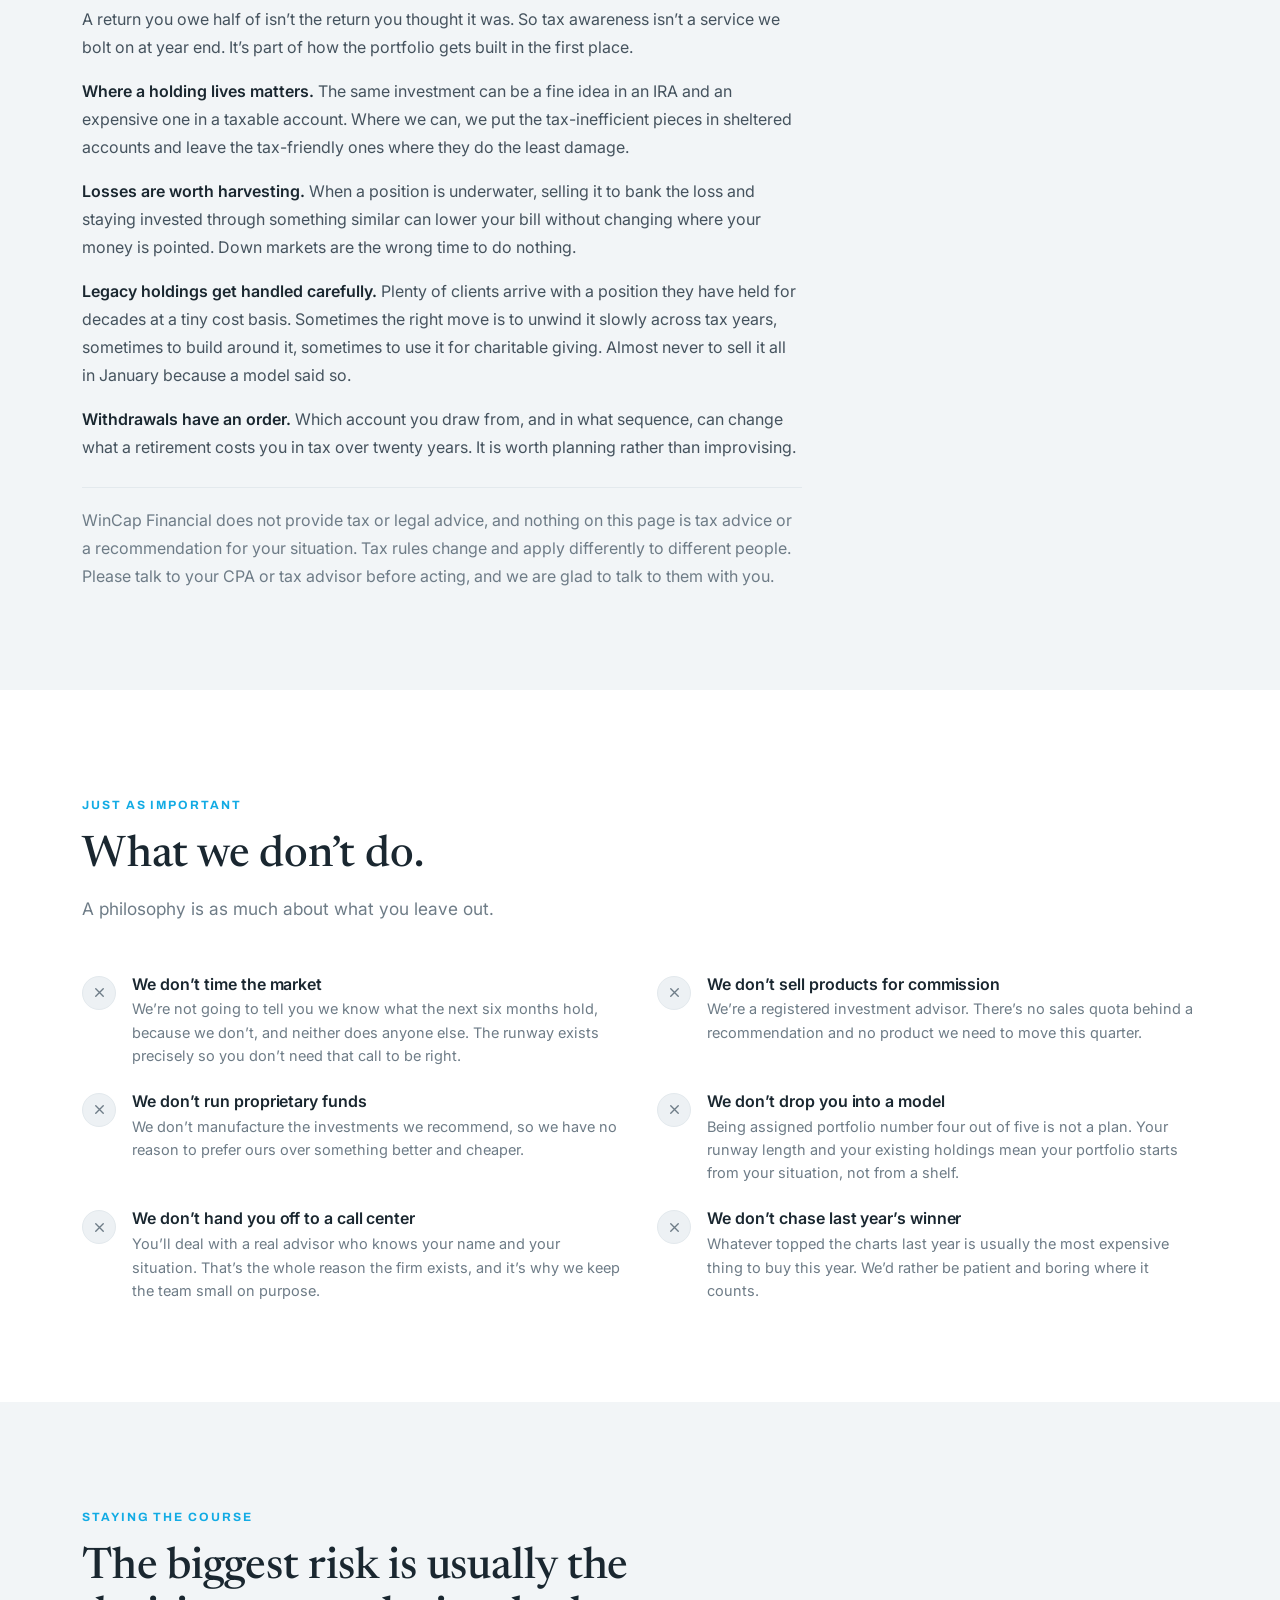
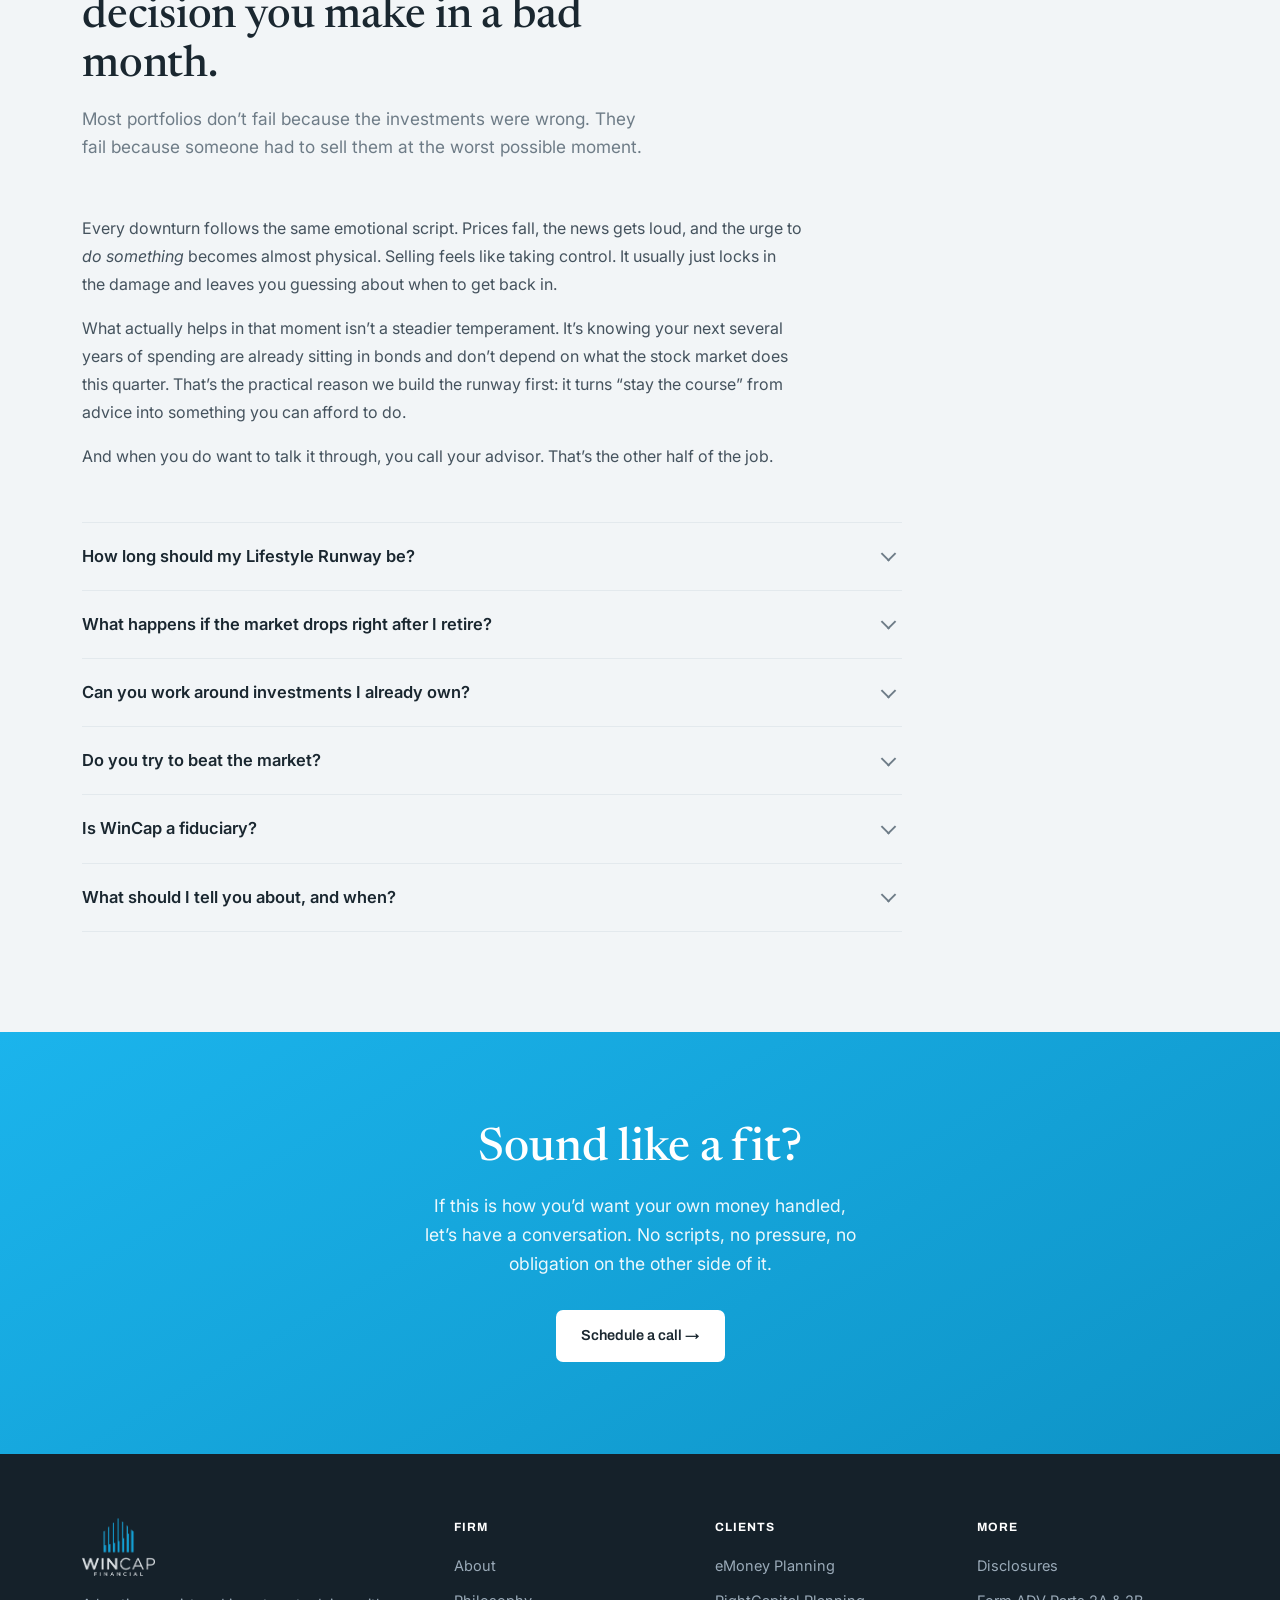
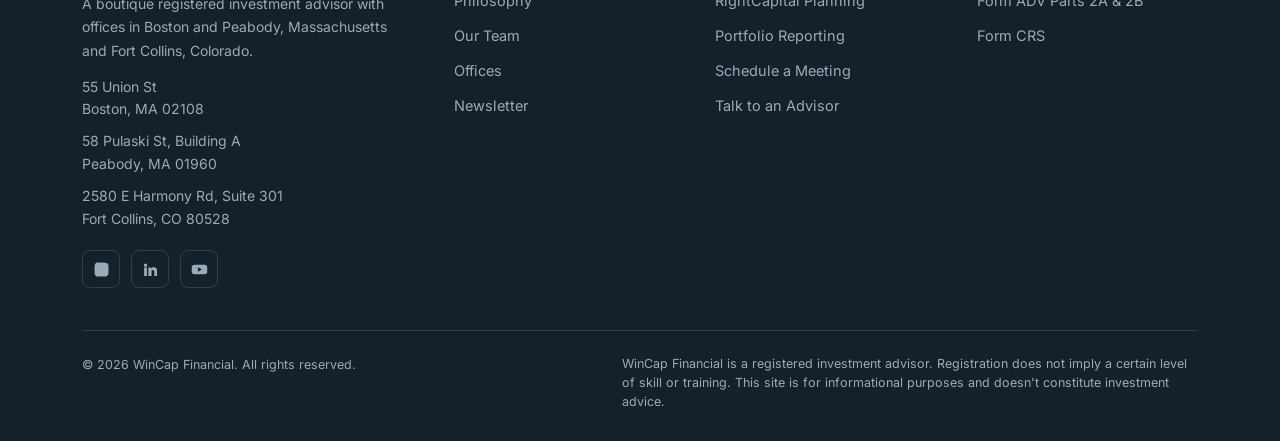
<file: philosophy.html>
<!DOCTYPE html>
<html lang="en">
<head>
<meta charset="UTF-8">
<meta name="viewport" content="width=device-width, initial-scale=1">
<title>Our Philosophy | WinCap Financial</title>
<meta name="description" content="How WinCap Financial builds portfolios: the Lifestyle Runway, covering your spending in high-quality bonds first, then investing for growth. Risk measured in years of spending, not volatility.">
<link rel="preconnect" href="https://fonts.googleapis.com">
<link rel="preconnect" href="https://fonts.gstatic.com" crossorigin>
<link href="https://fonts.googleapis.com/css2?family=Newsreader:opsz,wght@6..72,400;6..72,500;6..72,600&family=Inter:wght@400;500;600&family=Archivo:wght@600;700;800&display=swap" rel="stylesheet">
<link rel="stylesheet" href="styles.css">
</head>
<body class="page-light">

<header id="header">
  <div class="wrap nav">
    <a href="index.html" class="brand">
      <img class="lg lg-light" src="wincap-logo-light.png" alt="WinCap Financial">
      <img class="lg lg-dark" src="wincap-logo-dark.png" alt="WinCap Financial">
    </a>
    <ul class="nav-links">
      <li><a href="index.html#story">About</a></li>
      <li><a href="philosophy.html">Philosophy</a></li>
      <li><a href="index.html#team">Our Team</a></li>
      <li><a href="index.html#resources">Client Tools</a></li>
      <li><a href="index.html#locations">Offices</a></li>
      <li><a href="newsletter.html">Newsletter</a></li>
      <li><a href="disclosures.html">Disclosures</a></li>
    </ul>
    <div class="nav-cta">
      <a href="https://slant.app/p/ama3fwdf" class="btn btn-primary" target="_blank" rel="noopener">Talk to an advisor</a>
      <button class="burger" id="burger" aria-label="Open menu"><span></span><span></span><span></span></button>
    </div>
  </div>
</header>

<div class="mobile-menu" id="mobileMenu">
  <a href="index.html#story">About</a>
  <a href="philosophy.html">Philosophy</a>
  <a href="index.html#team">Our Team</a>
  <a href="index.html#resources">Client Tools</a>
  <a href="index.html#locations">Offices</a>
  <a href="newsletter.html">Newsletter</a>
  <a href="disclosures.html">Disclosures</a>
  <a href="https://slant.app/p/ama3fwdf" class="btn btn-primary" target="_blank" rel="noopener">Talk to an advisor</a>
</div>


<!-- PAGE HEAD -->
<section class="page-head">
  <div class="wrap">
    <span class="eyebrow">Philosophy</span>
    <h1>Every dollar should have a job.</h1>
    <p>Since everyone&rsquo;s situation is different, we don&rsquo;t hand out one-size-fits-all portfolios. We cover your day-to-day first, then go after growth. Here&rsquo;s what that actually means.</p>
  </div>
</section>

<!-- THE LIFESTYLE RUNWAY -->
<section class="sec">
  <div class="wrap">
    <div class="phil-grid">
      <div class="runway-card reveal">
        <div class="rc-t">The Lifestyle Runway</div>
        <div class="rc-s">The years of spending you keep safe in bonds. That&rsquo;s the runway that lets your investments recover and climb.</div>
        <svg class="runway-chart" viewBox="0 0 460 262" role="img" aria-label="A runway of years funded by safe bonds, with your investments taking off and climbing after a downturn">
          <defs>
            <linearGradient id="rwGrad" x1="0" y1="0" x2="0" y2="1">
              <stop offset="0" stop-color="#EAF0F5"/><stop offset="1" stop-color="#D3DEE8"/>
            </linearGradient>
            <linearGradient id="climbGrad" x1="0" y1="0" x2="0" y2="1">
              <stop offset="0" stop-color="rgba(18,171,228,.22)"/><stop offset="1" stop-color="rgba(18,171,228,0)"/>
            </linearGradient>
          </defs>
          <path d="M44,204 C150,204 190,201 236,189 C300,172 344,116 420,44 L420,196 L44,196 Z" fill="url(#climbGrad)"/>
          <rect x="24" y="196" width="412" height="26" rx="7" fill="url(#rwGrad)" stroke="#CBD8E2"/>
          <line x1="46" y1="209" x2="414" y2="209" stroke="#ffffff" stroke-width="2.5" stroke-dasharray="16 13" stroke-linecap="round"/>
          <g stroke="#B8C6D1" stroke-width="1">
            <line x1="106" y1="222" x2="106" y2="230"/>
            <line x1="188" y1="222" x2="188" y2="230"/>
            <line x1="270" y1="222" x2="270" y2="230"/>
            <line x1="352" y1="222" x2="352" y2="230"/>
          </g>
          <g fill="#8397A6" font-family="Archivo, sans-serif" font-size="11" font-weight="700" text-anchor="middle">
            <text x="65" y="243">1</text><text x="147" y="243">2</text><text x="229" y="243">3</text><text x="311" y="243">4</text><text x="393" y="243">5</text>
          </g>
          <text x="230" y="258" fill="#6E7C87" font-family="Archivo, sans-serif" font-size="11" font-weight="600" text-anchor="middle">years of spending protected</text>
          <path d="M44,204 C150,204 190,201 236,189 C300,172 344,116 420,44" fill="none" stroke="#12ABE4" stroke-width="3" stroke-linecap="round"/>
          <circle cx="44" cy="204" r="3.5" fill="#12ABE4"/>
          <path d="M420,42 L407,47 L413,55 Z" fill="#1A2730"/>
          <text x="250" y="62" fill="#12ABE4" font-family="Archivo, sans-serif" font-size="12" font-weight="700">investments climb</text>
        </svg>
        <div class="rc-note">Just as a plane needs runway to take off, your Lifestyle Runway buys your investments time to climb back after a downturn. That way you can stay the course instead of selling at the bottom.</div>
        <div class="rc-disc">The chart above is a simplified illustration of the concept. It is not a projection, a guarantee of any outcome, or a representation of the past or future performance of any WinCap portfolio.</div>
      </div>
      <div class="phil-prose reveal">
        <p class="phil-lead">Most portfolios are described in percentages. We&rsquo;d rather describe yours in years.</p>
        <p>Ask someone how risky their portfolio is and you&rsquo;ll usually get a number: a standard deviation, a stock-bond split, a risk score from one to ten. Those numbers are fine as far as they go, but nobody spends a standard deviation. You spend dollars, on a Tuesday, in a particular year.</p>
        <p>So we start somewhere more concrete: <strong>how many years of your spending would you want covered if the market went sideways for a while?</strong> Whatever that number is, we fund it with high-quality bonds. That&rsquo;s your Lifestyle Runway.</p>
        <p>The point isn&rsquo;t that bonds beat stocks. Over long stretches they usually don&rsquo;t. The point is that the runway buys the rest of your portfolio something it cannot buy for itself: <strong>time.</strong> Time to fall, time to recover, time to climb, without you having to sell good investments at bad prices to cover next month&rsquo;s bills.</p>
        <p>That&rsquo;s also why the runway is a conversation, not a formula. Someone still working with a steady paycheck needs a shorter one than someone drawing on their portfolio to live. Someone who lies awake during a downturn needs a longer one than someone who shrugs it off. Both answers are correct, because both are about a real person.</p>
      </div>
    </div>
  </div>
</section>

<!-- THE THREE IDEAS -->
<section class="sec sec-paper">
  <div class="wrap">
    <div class="sec-head reveal">
      <span class="eyebrow">The core of it</span>
      <h2>Three ideas behind every plan we build.</h2>
      <p>Whatever your situation looks like, these don&rsquo;t change.</p>
    </div>
    <div class="pillars">
      <div class="pillar reveal">
        <span class="pic"><svg viewBox="0 0 24 24" stroke-linecap="round" stroke-linejoin="round"><path d="M12 22s8-4 8-10V5l-8-3-8 3v7c0 6 8 10 8 10z"/></svg></span>
        <h3>Cover your life first</h3>
        <p>Before anything else, we set aside enough safe, high-quality bonds to protect the years of spending you&rsquo;d want covered if the market turns. This part of your portfolio isn&rsquo;t trying to be clever. It&rsquo;s trying to be there.</p>
      </div>
      <div class="pillar reveal">
        <span class="pic"><svg viewBox="0 0 24 24" stroke-linecap="round" stroke-linejoin="round"><path d="M3 3v18h18"/><path d="m19 9-5 5-4-4-3 3"/></svg></span>
        <h3>Then go after growth</h3>
        <p>With that safety net in place, we invest the rest for the long haul using individual stocks, funds, and ETFs. We keep an eye on taxes and costs, and we work around whatever you already hold rather than starting from a blank sheet.</p>
      </div>
      <div class="pillar reveal">
        <span class="pic"><svg viewBox="0 0 24 24" stroke-linecap="round" stroke-linejoin="round"><path d="M12 2a10 10 0 1 0 10 10"/><path d="M12 6v6l4 2"/></svg></span>
        <h3>Think in years, not charts</h3>
        <p>We&rsquo;d rather measure risk as years of spending you&rsquo;ve got covered than as a volatility number. How long that runway should be comes down to you, your income, and how you actually sleep at night.</p>
      </div>
    </div>
  </div>
</section>

<!-- HOW WE BUILD A PORTFOLIO -->
<section class="sec">
  <div class="wrap">
    <div class="sec-head reveal">
      <span class="eyebrow">The process</span>
      <h2>How we actually build it.</h2>
      <p>No black boxes. This is the whole sequence, start to finish.</p>
    </div>
    <div class="steps">
      <div class="step reveal">
        <span class="step-n">Step 01</span>
        <h3>Understand the money you&rsquo;re working with</h3>
        <p>What&rsquo;s coming in, what&rsquo;s going out, and what&rsquo;s already invested. We go through what you hold today, what it cost you, and which accounts it lives in, because all of that shapes what we can do without handing you a tax bill.</p>
      </div>
      <div class="step reveal">
        <span class="step-n">Step 02</span>
        <h3>Set the length of your runway</h3>
        <p>Together we settle on how many years of spending you want protected. Your paycheck, your timeline, and your honest tolerance for a bad year all feed into it. This single decision drives most of what follows.</p>
      </div>
      <div class="step reveal">
        <span class="step-n">Step 03</span>
        <h3>Build the bond side to match</h3>
        <p>We fund the runway with high-quality bonds, sized to the years you picked. The job here is reliability and access to cash when you need it, not squeezing out extra yield by taking on risk that defeats the purpose.</p>
      </div>
      <div class="step reveal">
        <span class="step-n">Step 04</span>
        <h3>Invest the rest for growth</h3>
        <p>The remainder goes to work in individual stocks, funds, and ETFs, diversified across what you own and mindful of cost. We&rsquo;d rather own good businesses and broad markets patiently than chase whatever led last quarter.</p>
      </div>
      <div class="step reveal">
        <span class="step-n">Step 05</span>
        <h3>Revisit when your life changes</h3>
        <p>A new job, a sale, a move, a birth, a loss. Those are the moments that change a plan, far more than any headline does. Tell your advisor and we&rsquo;ll re-cut the runway around the new facts.</p>
      </div>
      <div class="step reveal">
        <span class="step-n">Step 06</span>
        <h3>Keep it in view</h3>
        <p>Your plan lives in eMoney or RightCapital and your accounts report through Black Diamond, so you can check either one whenever you feel like it rather than waiting for a statement to show up.</p>
      </div>
    </div>
  </div>
</section>

<!-- TAXES -->
<section class="sec sec-paper">
  <div class="wrap">
    <div class="sec-head reveal">
      <span class="eyebrow">Taxes</span>
      <h2>What you keep is what counts.</h2>
    </div>
    <div class="phil-prose reveal">
      <p>A return you owe half of isn&rsquo;t the return you thought it was. So tax awareness isn&rsquo;t a service we bolt on at year end. It&rsquo;s part of how the portfolio gets built in the first place.</p>
      <p><strong>Where a holding lives matters.</strong> The same investment can be a fine idea in an IRA and an expensive one in a taxable account. Where we can, we put the tax-inefficient pieces in sheltered accounts and leave the tax-friendly ones where they do the least damage.</p>
      <p><strong>Losses are worth harvesting.</strong> When a position is underwater, selling it to bank the loss and staying invested through something similar can lower your bill without changing where your money is pointed. Down markets are the wrong time to do nothing.</p>
      <p><strong>Legacy holdings get handled carefully.</strong> Plenty of clients arrive with a position they have held for decades at a tiny cost basis. Sometimes the right move is to unwind it slowly across tax years, sometimes to build around it, sometimes to use it for charitable giving. Almost never to sell it all in January because a model said so.</p>
      <p><strong>Withdrawals have an order.</strong> Which account you draw from, and in what sequence, can change what a retirement costs you in tax over twenty years. It is worth planning rather than improvising.</p>
      <p class="fine-print">WinCap Financial does not provide tax or legal advice, and nothing on this page is tax advice or a recommendation for your situation. Tax rules change and apply differently to different people. Please talk to your CPA or tax advisor before acting, and we are glad to talk to them with you.</p>
    </div>
  </div>
</section>

<!-- WHAT WE LEAVE OUT -->
<section class="sec">
  <div class="wrap">
    <div class="sec-head reveal">
      <span class="eyebrow">Just as important</span>
      <h2>What we don&rsquo;t do.</h2>
      <p>A philosophy is as much about what you leave out.</p>
    </div>
    <ul class="nots reveal">
      <li>
        <span class="ic"><svg viewBox="0 0 24 24" stroke-linecap="round"><path d="M18 6 6 18M6 6l12 12"/></svg></span>
        <div>
          <h4>We don&rsquo;t time the market</h4>
          <p>We&rsquo;re not going to tell you we know what the next six months hold, because we don&rsquo;t, and neither does anyone else. The runway exists precisely so you don&rsquo;t need that call to be right.</p>
        </div>
      </li>
      <li>
        <span class="ic"><svg viewBox="0 0 24 24" stroke-linecap="round"><path d="M18 6 6 18M6 6l12 12"/></svg></span>
        <div>
          <h4>We don&rsquo;t sell products for commission</h4>
          <p>We&rsquo;re a registered investment advisor. There&rsquo;s no sales quota behind a recommendation and no product we need to move this quarter.</p>
        </div>
      </li>
      <li>
        <span class="ic"><svg viewBox="0 0 24 24" stroke-linecap="round"><path d="M18 6 6 18M6 6l12 12"/></svg></span>
        <div>
          <h4>We don&rsquo;t run proprietary funds</h4>
          <p>We don&rsquo;t manufacture the investments we recommend, so we have no reason to prefer ours over something better and cheaper.</p>
        </div>
      </li>
      <li>
        <span class="ic"><svg viewBox="0 0 24 24" stroke-linecap="round"><path d="M18 6 6 18M6 6l12 12"/></svg></span>
        <div>
          <h4>We don&rsquo;t drop you into a model</h4>
          <p>Being assigned portfolio number four out of five is not a plan. Your runway length and your existing holdings mean your portfolio starts from your situation, not from a shelf.</p>
        </div>
      </li>
      <li>
        <span class="ic"><svg viewBox="0 0 24 24" stroke-linecap="round"><path d="M18 6 6 18M6 6l12 12"/></svg></span>
        <div>
          <h4>We don&rsquo;t hand you off to a call center</h4>
          <p>You&rsquo;ll deal with a real advisor who knows your name and your situation. That&rsquo;s the whole reason the firm exists, and it&rsquo;s why we keep the team small on purpose.</p>
        </div>
      </li>
      <li>
        <span class="ic"><svg viewBox="0 0 24 24" stroke-linecap="round"><path d="M18 6 6 18M6 6l12 12"/></svg></span>
        <div>
          <h4>We don&rsquo;t chase last year&rsquo;s winner</h4>
          <p>Whatever topped the charts last year is usually the most expensive thing to buy this year. We&rsquo;d rather be patient and boring where it counts.</p>
        </div>
      </li>
    </ul>
  </div>
</section>

<!-- STAYING THE COURSE + FAQ -->
<section class="sec sec-paper">
  <div class="wrap">
    <div class="sec-head reveal">
      <span class="eyebrow">Staying the course</span>
      <h2>The biggest risk is usually the decision you make in a bad month.</h2>
      <p>Most portfolios don&rsquo;t fail because the investments were wrong. They fail because someone had to sell them at the worst possible moment.</p>
    </div>
    <div class="phil-prose reveal" style="margin-bottom:52px">
      <p>Every downturn follows the same emotional script. Prices fall, the news gets loud, and the urge to <em>do something</em> becomes almost physical. Selling feels like taking control. It usually just locks in the damage and leaves you guessing about when to get back in.</p>
      <p>What actually helps in that moment isn&rsquo;t a steadier temperament. It&rsquo;s knowing your next several years of spending are already sitting in bonds and don&rsquo;t depend on what the stock market does this quarter. That&rsquo;s the practical reason we build the runway first: it turns &ldquo;stay the course&rdquo; from advice into something you can afford to do.</p>
      <p>And when you do want to talk it through, you call your advisor. That&rsquo;s the other half of the job.</p>
    </div>
    <div class="faq reveal">
      <details>
        <summary>How long should my Lifestyle Runway be?</summary>
        <div class="fa-body">
          <p>There&rsquo;s no universal answer, which is why we ask rather than assume. If you&rsquo;re still working and your income covers your spending, the runway can be shorter, because your paycheck is doing that job. If you&rsquo;re drawing on your portfolio to live, it generally wants to be longer. And if a bad year would genuinely keep you up at night, that&rsquo;s a legitimate reason to lengthen it, not something to talk you out of.</p>
        </div>
      </details>
      <details>
        <summary>What happens if the market drops right after I retire?</summary>
        <div class="fa-body">
          <p>This is the scenario the runway is built for. Retiring into a downturn is dangerous mainly because you&rsquo;re forced to sell investments while they&rsquo;re down just to fund your life, so they never get the chance to recover. If those years of spending are already covered by bonds, you can leave the rest alone and let it climb back.</p>
        </div>
      </details>
      <details>
        <summary>Can you work around investments I already own?</summary>
        <div class="fa-body">
          <p>Yes, and we&rsquo;d rather do that than ignore them. Concentrated stock, an old employer plan, a fund with decades of gains buried in it: these are facts about your portfolio, and often the tax cost of clearing the decks all at once is worse than thoughtfully building around them. We&rsquo;ll walk through what makes sense to keep, what to unwind, and over what period.</p>
        </div>
      </details>
      <details>
        <summary>Do you try to beat the market?</summary>
        <div class="fa-body">
          <p>That&rsquo;s not how we&rsquo;d frame the job. The goal is to fund your life with as little drama as possible, which means the right yardstick is whether your plan still works, not whether we edged out an index over some arbitrary stretch. We invest the growth side for the long term and we don&rsquo;t make short-term market calls to get there.</p>
        </div>
      </details>
      <details>
        <summary>Is WinCap a fiduciary?</summary>
        <div class="fa-body">
          <p>Yes. WinCap Financial is a registered investment advisor, which means we are held to a fiduciary standard and are obligated to act in your best interest. We don&rsquo;t earn commissions on the investments we recommend. Our <a href="disclosures.html">disclosures page</a> has our Form ADV and Form CRS if you would like the formal version.</p>
        </div>
      </details>
      <details>
        <summary>What should I tell you about, and when?</summary>
        <div class="fa-body">
          <p>Life changes matter far more to your plan than market news does. A new job or a raise, a house, a sale, a marriage, a child, an inheritance, a health change, a shift in when you want to stop working: any of those is worth a call. Give your advisor a shout and we&rsquo;ll adjust the plan around what is actually happening.</p>
        </div>
      </details>
    </div>
  </div>
</section>

<!-- CTA -->
<section class="cta">
  <div class="wrap cta-inner reveal">
    <h2>Sound like a fit?</h2>
    <p>If this is how you&rsquo;d want your own money handled, let&rsquo;s have a conversation. No scripts, no pressure, no obligation on the other side of it.</p>
    <a href="https://calendly.com/wincapfinancial" class="btn btn-white" target="_blank" rel="noopener">Schedule a call →</a>
  </div>
</section>

<!-- FOOTER -->
<footer>
  <div class="wrap">
    <div class="foot-top">
      <div class="foot-brand">
        <img class="lg" src="wincap-logo-light.png" alt="WinCap Financial">
        <p>A boutique registered investment advisor with offices in Boston and Peabody, Massachusetts and Fort Collins, Colorado.</p>
        <address class="foot-addr"><span>55 Union St<br>Boston, MA 02108</span><span>58 Pulaski St, Building A<br>Peabody, MA 01960</span><span>2580 E Harmony Rd, Suite 301<br>Fort Collins, CO 80528</span></address>
        <div class="socials">
          <a href="https://www.instagram.com/wincapcharts/" target="_blank" rel="noopener" aria-label="Instagram"><svg viewBox="0 0 24 24"><path d="M12 2.2c3.2 0 3.6 0 4.9.1 1.2.1 1.8.3 2.2.4.6.2 1 .5 1.4.9.4.4.7.8.9 1.4.2.4.4 1 .4 2.2.1 1.3.1 1.7.1 4.9s0 3.6-.1 4.9c-.1 1.2-.3 1.8-.4 2.2-.2.6-.5 1-.9 1.4-.4.4-.8.7-1.4.9-.4.2-1 .4-2.2.4-1.3.1-1.7.1-4.9.1s-3.6 0-4.9-.1c-1.2-.1-1.8-.3-2.2-.4-.6-.2-1-.5-1.4-.9-.4-.4-.7-.8-.9-1.4-.2-.4-.4-1-.4-2.2C2.2 15.6 2.2 15.2 2.2 12s0-3.6.1-4.9c.1-1.2.3-1.8.4-2.2.2-.6.5-1 .9-1.4.4-.4.8-.7 1.4-.9.4-.2 1-.4 2.2-.4C8.4 2.2 8.8 2.2 12 2.2zm0 3.1a4.9 4.9 0 1 1 0 9.8 4.9 4.9 0 0 1 0-9.8zm0 8a3.1 3.1 0 1 0 0-6.2 3.1 3.1 0 0 0 0 6.2zm6.3-8.2a1.15 1.15 0 1 1-2.3 0 1.15 1.15 0 0 1 2.3 0z"/></svg></a>
          <a href="https://www.linkedin.com/newsletters/wincap-financial-6926711688083718144" target="_blank" rel="noopener" aria-label="LinkedIn"><svg viewBox="0 0 24 24"><path d="M4.98 3.5a2.5 2.5 0 1 1 0 5 2.5 2.5 0 0 1 0-5zM3 9h4v12H3zM9 9h3.8v1.7h.1c.5-1 1.8-2 3.7-2 4 0 4.7 2.6 4.7 6V21h-4v-5.3c0-1.3 0-2.9-1.8-2.9s-2 1.4-2 2.8V21H9z"/></svg></a>
          <a href="https://www.youtube.com/watch?v=tsH4lXROI3k" target="_blank" rel="noopener" aria-label="YouTube"><svg viewBox="0 0 24 24"><path d="M23 12s0-3.2-.4-4.7c-.2-.9-.9-1.5-1.7-1.7C19.4 5.2 12 5.2 12 5.2s-7.4 0-8.9.4c-.8.2-1.5.8-1.7 1.7C1 8.8 1 12 1 12s0 3.2.4 4.7c.2.9.9 1.5 1.7 1.7 1.5.4 8.9.4 8.9.4s7.4 0 8.9-.4c.8-.2 1.5-.8 1.7-1.7.4-1.5.4-4.7.4-4.7zM9.8 15.3V8.7l5.7 3.3z"/></svg></a>
        </div>
      </div>
      <div class="foot-col">
        <h5>Firm</h5>
        <a href="index.html#story">About</a>
        <a href="philosophy.html">Philosophy</a>
        <a href="index.html#team">Our Team</a>
        <a href="index.html#locations">Offices</a>
        <a href="newsletter.html">Newsletter</a>
      </div>
      <div class="foot-col">
        <h5>Clients</h5>
        <a href="https://wealth.emaplan.com/ema/Signin?ema" target="_blank" rel="noopener">eMoney Planning</a>
        <a href="https://app.rightcapital.com/" target="_blank" rel="noopener">RightCapital Planning</a>
        <a href="https://bd3.bdreporting.com/Auth/WinCap/SignIn" target="_blank" rel="noopener">Portfolio Reporting</a>
        <a href="index.html#schedule">Schedule a Meeting</a>
        <a href="https://slant.app/p/ama3fwdf" target="_blank" rel="noopener">Talk to an Advisor</a>
      </div>
      <div class="foot-col">
        <h5>More</h5>
        <a href="disclosures.html">Disclosures</a>
        <a href="wincap-adv-part-2a-2b.pdf" target="_blank" rel="noopener">Form ADV Parts 2A &amp; 2B</a>
        <a href="wincap-form-crs.pdf" target="_blank" rel="noopener">Form CRS</a>
      </div>
    </div>
    <div class="foot-bottom">
      <span>&copy; 2026 WinCap Financial. All rights reserved.</span>
      <span class="disc">WinCap Financial is a registered investment advisor. Registration does not imply a certain level of skill or training. This site is for informational purposes and doesn't constitute investment advice.</span>
    </div>
  </div>
</footer>

<script src="main.js"></script>
</body>
</html>
</file>
<file: styles.css>
:root{
    --blue:#12ABE4;
    --blue-deep:#0E8FC0;
    --blue-soft:#E4F4FC;
    --ink:#1B2831;
    --ink-2:#243541;
    --navy:#1A2730;
    --paper:#F2F5F7;
    --white:#FFFFFF;
    --text-dark:#1A2730;
    --text-body:#45535E;
    --text-muted:#6E7C87;
    --text-light:#E6EDF2;
    --text-light-muted:#9AAAB8;
    --line:#E3E9ED;
    --line-dark:rgba(255,255,255,.13);
    --serif:"Newsreader",Georgia,"Times New Roman",serif;
    --sans:"Inter",system-ui,sans-serif;
    --grotesk:"Archivo",sans-serif;
    --radius:12px;
    --maxw:1180px;
    --ease:cubic-bezier(.4,0,.2,1);
  }
  *{box-sizing:border-box;margin:0;padding:0}
  html{scroll-behavior:smooth}
  body{font-family:var(--sans);color:var(--text-body);background:var(--white);line-height:1.65;-webkit-font-smoothing:antialiased;overflow-x:hidden}
  h1,h2,h3,h4{font-family:var(--serif);color:var(--text-dark);font-weight:500;line-height:1.12;letter-spacing:-.005em}
  a{color:inherit;text-decoration:none}
  img{max-width:100%;display:block}
  section{scroll-margin-top:88px}
  .wrap{max-width:var(--maxw);margin:0 auto;padding:0 32px}

  .eyebrow{font-family:var(--grotesk);font-weight:700;font-size:12px;letter-spacing:.16em;text-transform:uppercase;color:var(--blue);display:inline-block}

  .btn{display:inline-flex;align-items:center;gap:9px;font-family:var(--grotesk);font-weight:600;font-size:14.5px;padding:13px 24px;border-radius:7px;cursor:pointer;border:1px solid transparent;transition:background .25s var(--ease),color .25s var(--ease),border-color .25s var(--ease)}
  .btn-primary{background:var(--blue);color:#fff}
  .btn-primary:hover{background:var(--blue-deep)}
  .btn-white{background:#fff;color:var(--ink)}
  .btn-white:hover{background:var(--paper)}
  .btn .arrow{transition:transform .25s var(--ease)}
  .btn:hover .arrow{transform:translateX(3px)}

  /* Nav + real logo (light version over dark hero, dark version once scrolled onto white) */
  header{position:fixed;top:0;left:0;right:0;z-index:100;padding:18px 0;transition:background .3s var(--ease),box-shadow .3s var(--ease),padding .3s var(--ease)}
  header.scrolled{background:rgba(255,255,255,.96);backdrop-filter:blur(12px);box-shadow:0 1px 0 var(--line);padding:10px 0}
  .nav{display:flex;align-items:center;justify-content:space-between;gap:24px}
  .brand{display:inline-flex;align-items:center;height:62px}
  .lg{height:62px;width:auto;display:block;transition:height .3s var(--ease)}
  .lg-dark{display:none}
  header.scrolled .lg-light{display:none}
  header.scrolled .lg-dark{display:block}
  header.scrolled .brand{height:48px}
  header.scrolled .lg{height:48px}
  .nav-links{display:flex;align-items:center;gap:30px;list-style:none}
  .nav-links a{font-size:14.5px;font-weight:500;color:var(--text-light);transition:color .25s}
  .nav-links a:hover{color:var(--blue)}
  header.scrolled .nav-links a{color:var(--text-body)}
  .nav-cta{display:flex;align-items:center;gap:16px}
  .burger{display:none;flex-direction:column;gap:5px;background:none;border:0;cursor:pointer;padding:8px}
  .burger span{width:24px;height:2px;background:#fff;transition:.3s}
  header.scrolled .burger span{background:var(--ink)}

  .mobile-menu{position:fixed;inset:0;background:var(--ink);z-index:99;display:flex;flex-direction:column;justify-content:center;align-items:center;gap:6px;
    transform:translateY(-100%);opacity:0;visibility:hidden;pointer-events:none;transition:transform .4s var(--ease),opacity .4s var(--ease),visibility .4s}
  .mobile-menu.open{transform:translateY(0);opacity:1;visibility:visible;pointer-events:auto}
  .mobile-menu a{font-family:var(--serif);font-weight:500;font-size:28px;color:#fff;padding:12px}
  .mobile-menu .btn{margin-top:18px}

  /* Hero: the harbour skyline photo with the brand mark centred on it.
     ::before keeps the nav readable at the top and settles the base of the
     frame; ::after is a soft vignette behind the mark only, so the skyline
     and the water keep their colour out at the edges. */
  .hero{position:relative;min-height:600px;overflow:hidden;display:flex;align-items:center;justify-content:center;
    background:#0B1622 url("boston-harbor-skyline.jpg") center 42%/cover no-repeat}
  .hero::before{content:"";position:absolute;inset:0;z-index:1;background:linear-gradient(180deg,rgba(10,20,28,.58) 0%,rgba(10,20,28,.16) 34%,rgba(10,20,28,.10) 70%,rgba(10,20,28,.34) 100%)}
  .hero::after{content:"";position:absolute;inset:0;z-index:1;background:radial-gradient(52% 48% at 50% 52%,rgba(6,14,22,.62) 0%,rgba(6,14,22,.26) 56%,rgba(6,14,22,0) 78%)}
  .hero-mark{position:relative;z-index:2;width:100%;padding:0 32px;display:flex;flex-direction:column;align-items:center;text-align:center}
  .hero-logo{height:140px;width:auto}
  .hero-tag{margin-top:24px;font-family:var(--grotesk);font-weight:700;font-size:13px;letter-spacing:.22em;text-transform:uppercase;color:#fff;text-shadow:0 1px 12px rgba(6,14,22,.6)}

  /* Cleaned-up growth panel */
  .panel{background:linear-gradient(155deg,#1BB4EC,#0E93C6);border:0;border-radius:16px;padding:28px 30px 26px;box-shadow:0 30px 60px -28px rgba(14,147,192,.55)}
  .panel-top{display:flex;align-items:center;justify-content:space-between;margin-bottom:14px}
  .panel-top .lab{font-family:var(--grotesk);font-weight:600;font-size:11.5px;letter-spacing:.13em;text-transform:uppercase;color:rgba(255,255,255,.82)}
  .panel-top .tag{font-family:var(--grotesk);font-weight:600;font-size:11.5px;color:#fff;background:rgba(255,255,255,.18);border:1px solid rgba(255,255,255,.4);padding:4px 10px;border-radius:100px}
  .panel .fig{font-family:var(--serif);font-weight:500;font-size:54px;color:#fff;line-height:1}
  .panel .fig span{color:#fff}
  .panel .divider{height:1px;background:rgba(255,255,255,.28);margin:22px 0 16px}
  .panel svg{display:block;width:100%;height:auto}
  .panel .axis{display:flex;justify-content:space-between;margin-top:8px;font-family:var(--grotesk);font-weight:600;font-size:11.5px;color:rgba(255,255,255,.82)}

  .sec{padding:100px 0}
  .sec-paper{background:var(--paper)}
  .sec-dark{background:var(--ink);color:var(--text-light)}
  .sec-dark h2,.sec-dark h3,.sec-dark h4{color:#fff}
  .sec-head{max-width:56ch;margin-bottom:52px}
  .sec-head h2{font-size:clamp(2rem,3.4vw,2.85rem);margin:16px 0 14px}
  .sec-head h1{font-family:var(--serif);font-weight:500;font-size:clamp(2.15rem,3.9vw,3.05rem);color:var(--text-dark);margin:0 0 18px;max-width:19ch;line-height:1.09}
  .sec-head h1 em{font-style:italic;color:var(--blue)}
  .sec-head p{font-size:1.08rem;color:var(--text-muted)}
  .sec-head-center{max-width:64ch;margin-left:auto;margin-right:auto;text-align:center}
  .sec-head-center h1{max-width:21ch;margin-left:auto;margin-right:auto}

  /* Stats */
  .stats{display:grid;grid-template-columns:repeat(4,1fr)}
  .stat{padding:6px 28px;border-left:1px solid var(--line)}
  .stat:first-child{border-left:0;padding-left:0}
  .stat .num{font-family:var(--serif);font-weight:500;font-size:clamp(2.3rem,3.6vw,3.1rem);color:var(--ink);line-height:1}
  .stat .num span{color:inherit}
  .stat .lbl{margin-top:12px;font-size:14px;color:var(--text-muted)}

  /* Story */
  .story-grid{display:grid;grid-template-columns:1fr 1fr;gap:64px;align-items:center}
  .story-copy p{font-size:1.06rem;margin-bottom:18px;color:var(--text-body)}
  .story-copy p strong{color:var(--text-dark);font-weight:600}
  .story-copy p.story-disc{font-size:11.5px;color:var(--text-muted);line-height:1.5;margin-bottom:0}
  .timeline{border-left:1px solid var(--line);padding-left:28px}
  .tl{position:relative;padding:0 0 26px}
  .tl:last-child{padding-bottom:0}
  .tl::before{content:"";position:absolute;left:-33px;top:6px;width:9px;height:9px;border-radius:50%;background:var(--blue);box-shadow:0 0 0 4px var(--white)}
  .tl .yr{font-family:var(--grotesk);font-weight:700;font-size:15px;color:var(--blue)}
  .tl h4{font-family:var(--sans);font-weight:600;font-size:16px;color:var(--text-dark);margin:2px 0 3px}
  .tl p{font-size:14.5px;color:var(--text-muted)}

  /* Philosophy */
  .phil-grid{display:grid;grid-template-columns:1fr 1fr;gap:56px;align-items:center}
  .runway-card{background:var(--white);border:1px solid var(--line);border-radius:var(--radius);padding:32px}
  .runway-card .rc-t{font-family:var(--sans);font-weight:600;color:var(--text-dark);font-size:15px}
  .runway-card .rc-s{font-size:13px;color:var(--text-muted);margin-bottom:22px}
  .rb-row{display:grid;grid-template-columns:88px 1fr;gap:14px;align-items:center;margin-bottom:12px}
  .rb-name{font-family:var(--grotesk);font-weight:600;font-size:12.5px;color:var(--text-muted);text-align:right}
  .rb-track{height:32px;border-radius:5px;background:var(--paper);overflow:hidden}
  .rb-fill{height:100%;border-radius:5px;display:flex;align-items:center;padding-left:14px;font-family:var(--grotesk);font-weight:600;font-size:12px;color:#fff}
  .rb-fill.equity{background:var(--blue);width:70%}
  .rb-fill.bond{background:#8FA6B5;width:40%}
  .runway-card .rc-note{font-size:13px;color:var(--text-muted);margin-top:20px;line-height:1.55}
  .runway-card .rc-disc{font-size:11.5px;color:var(--text-muted);margin-top:14px;line-height:1.5}
  .runway-chart{display:block;width:100%;height:auto;margin:14px 0 2px}
  .phil-points{list-style:none;display:flex;flex-direction:column;gap:26px}
  .pp{display:grid;grid-template-columns:auto 1fr;gap:18px}
  .pp .ic{width:40px;height:40px;border-radius:9px;background:var(--blue-soft);display:grid;place-items:center;flex-shrink:0}
  .pp .ic svg{width:19px;height:19px;stroke:var(--blue);fill:none;stroke-width:1.8}
  .pp h4{font-family:var(--sans);font-weight:600;font-size:16.5px;color:var(--text-dark);margin-bottom:4px}
  .pp p{font-size:14.5px;color:var(--text-muted)}

  /* Team. Each card is a button that opens the biography dialog. */
  /* Flex rather than grid so the short last row centres itself at every width. */
  .team-grid{display:flex;flex-wrap:wrap;justify-content:center;gap:22px}
  .member{position:relative;aspect-ratio:1/1;display:block;flex:0 0 calc((100% - 44px)/3);padding:0;margin:0;overflow:hidden;background:var(--paper);border:1px solid var(--line);border-radius:var(--radius);text-align:left;font:inherit;color:inherit;cursor:pointer;transition:border-color .25s var(--ease),box-shadow .25s var(--ease)}
  .member:hover{border-color:#C6D2DB;box-shadow:0 14px 34px -18px rgba(26,39,48,.42)}
  .member:focus-visible{outline:2px solid var(--blue);outline-offset:2px}
  .member-photo{position:absolute;inset:0;width:100%;height:100%;object-fit:cover;display:block;transition:transform .5s var(--ease)}
  .member:hover .member-photo{transform:scale(1.045)}
  .member::after{content:"";position:absolute;inset:0;z-index:1;background:linear-gradient(to top,rgba(10,20,28,.88) 0%,rgba(10,20,28,.46) 32%,rgba(10,20,28,0) 62%)}
  .member-body{position:absolute;z-index:2;left:0;right:0;bottom:0;display:block;padding:18px 18px 16px}
  .member-name{display:block;font-family:var(--sans);font-weight:600;font-size:17px;color:#fff;margin-bottom:3px}
  .member-creds{font-weight:500;font-size:.87em;color:rgba(255,255,255,.78)}
  .member .role{display:block;font-size:13.5px;color:rgba(255,255,255,.82);margin-bottom:10px}
  .member .prof{font-family:var(--grotesk);font-weight:600;font-size:12.5px;color:#fff;display:inline-flex;align-items:center;gap:6px;transition:gap .25s}
  .member:hover .prof{gap:10px}

  /* Biography dialog */
  body.modal-open{overflow:hidden}
  .bio-modal{position:fixed;inset:0;z-index:200;display:none;align-items:center;justify-content:center;padding:24px}
  .bio-modal.open{display:flex}
  .bio-backdrop{position:absolute;inset:0;background:rgba(10,20,28,.62)}
  .bio-panel{position:relative;background:var(--white);border-radius:16px;width:100%;max-width:760px;max-height:88vh;overflow-y:auto;box-shadow:0 40px 80px -30px rgba(10,20,28,.55)}
  .bio-close{position:absolute;top:14px;right:14px;width:36px;height:36px;border-radius:50%;border:1px solid var(--line);background:var(--white);color:var(--text-muted);font-size:22px;line-height:1;cursor:pointer;display:grid;place-items:center;transition:color .25s,border-color .25s}
  .bio-close:hover{color:var(--text-dark);border-color:#C6D2DB}
  .bio-head{display:grid;grid-template-columns:132px 1fr;gap:24px;align-items:center;padding:32px 32px 24px;border-bottom:1px solid var(--line)}
  .bio-photo{width:132px;height:132px;border-radius:12px;object-fit:cover;display:block}
  .bio-head h3{font-family:var(--serif);font-weight:500;font-size:1.7rem;color:var(--text-dark);margin-bottom:6px}
  .bio-creds{font-size:.62em;color:var(--text-muted);letter-spacing:.01em}
  .bio-role{font-size:14.5px;color:var(--text-muted)}
  .bio-contact{display:flex;flex-wrap:wrap;align-items:center;margin-top:9px;font-size:14px;line-height:1.6}
  .bio-contact a{color:var(--text-muted);transition:color .2s var(--ease)}
  .bio-contact a:hover{color:var(--blue);text-decoration:underline;text-underline-offset:2px}
  .bio-sep{padding:0 10px;color:#C6D2DB}
  .bio-body{padding:26px 32px 32px}
  .bio-body p{font-size:15.5px;line-height:1.72;margin-bottom:15px}
  .bio-body p:last-of-type{margin-bottom:0}
  .bio-actions{display:flex;flex-wrap:wrap;gap:10px;margin-top:16px}
  .bio-act{display:inline-flex;align-items:center;gap:8px;font-family:var(--grotesk);font-weight:600;font-size:13.5px;padding:10px 16px;border-radius:7px;border:1px solid var(--line);color:var(--text-dark);transition:background .25s var(--ease),color .25s var(--ease),border-color .25s var(--ease)}
  .bio-act svg{width:15px;height:15px;flex-shrink:0}
  .bio-act:not(.bio-act-primary) svg{fill:currentColor}
  .bio-act:hover{border-color:var(--blue);color:var(--blue)}
  .bio-act-primary{background:var(--blue);border-color:var(--blue);color:#fff}
  .bio-act-primary:hover{background:var(--blue-deep);border-color:var(--blue-deep);color:#fff}
  .bio-act .arrow{transition:transform .25s var(--ease)}
  .bio-act:hover .arrow{transform:translateX(3px)}

  /* Resources */
  .res-grid{display:grid;grid-template-columns:repeat(2,1fr);gap:22px}
  .res-card{background:var(--white);border:1px solid var(--line);border-radius:var(--radius);padding:30px;display:flex;flex-direction:column;transition:border-color .25s var(--ease),box-shadow .25s var(--ease)}
  .res-card:hover{border-color:#C6D2DB;box-shadow:0 12px 30px -18px rgba(26,39,48,.3)}
  .res-ico{width:44px;height:44px;border-radius:9px;background:var(--blue-soft);display:grid;place-items:center;margin-bottom:20px}
  .res-ico svg{width:21px;height:21px;stroke:var(--blue);fill:none;stroke-width:1.8}
  .res-card h4{font-family:var(--sans);font-weight:600;font-size:17px;color:var(--text-dark);margin-bottom:9px}
  .res-card p{font-size:14.5px;color:var(--text-muted);margin-bottom:22px;flex:1}
  .res-link{font-family:var(--grotesk);font-weight:600;font-size:14px;color:var(--blue);display:inline-flex;align-items:center;gap:7px;transition:gap .25s}
  .res-card:hover .res-link{gap:11px}

  /* Scheduling picker */
  .sched-list{display:flex;flex-direction:column;gap:14px;max-width:840px}
  .sched-row{display:grid;grid-template-columns:auto 1fr auto;gap:22px;align-items:center;background:var(--white);border:1px solid var(--line);border-radius:var(--radius);padding:18px 26px;transition:border-color .25s var(--ease),box-shadow .25s var(--ease)}
  .sched-row:hover{border-color:#C6D2DB;box-shadow:0 12px 30px -18px rgba(26,39,48,.3)}
  .sched-photo{width:56px;height:56px;border-radius:50%;object-fit:cover;background:var(--paper)}
  .sched-who{display:flex;flex-direction:column;gap:2px;min-width:0}
  .sched-name{font-family:var(--sans);font-weight:600;font-size:17px;color:var(--text-dark)}
  .sched-creds{font-weight:500;font-size:.84em;color:var(--text-muted)}
  .sched-role{font-size:14px;color:var(--text-muted)}
  .sched-cta{font-family:var(--grotesk);font-weight:600;font-size:14px;color:var(--blue);display:inline-flex;align-items:center;gap:7px;white-space:nowrap;transition:gap .25s var(--ease)}
  .sched-row:hover .sched-cta{gap:11px}

  /* Offices */
  .loc-grid{display:grid;grid-template-columns:repeat(3,1fr);gap:22px}
  .loc-card{background:var(--white);border:1px solid var(--line);border-radius:var(--radius);padding:30px;display:flex;flex-direction:column;transition:border-color .25s var(--ease),box-shadow .25s var(--ease)}
  .loc-card:hover{border-color:#C6D2DB;box-shadow:0 12px 30px -18px rgba(26,39,48,.3)}
  .loc-ico{width:44px;height:44px;border-radius:9px;background:var(--blue-soft);display:grid;place-items:center;margin-bottom:20px}
  .loc-ico svg{width:21px;height:21px;stroke:var(--blue);fill:none;stroke-width:1.8}
  .loc-tag{font-family:var(--grotesk);font-weight:700;font-size:11px;letter-spacing:.14em;text-transform:uppercase;color:var(--text-muted);display:block;margin-bottom:8px}
  .loc-card h3{font-size:1.5rem;margin-bottom:12px}
  .loc-addr{font-style:normal;font-size:15px;color:var(--text-muted);margin-bottom:22px;flex:1}
  .loc-addr span{display:block}
  .loc-link{font-family:var(--grotesk);font-weight:600;font-size:14px;color:var(--blue);display:inline-flex;align-items:center;gap:7px;transition:gap .25s}
  .loc-card:hover .loc-link{gap:11px}

  /* Client pillars */
  .pillars{display:grid;grid-template-columns:repeat(3,1fr);gap:36px}
  .pillar .pic{width:46px;height:46px;border-radius:11px;background:var(--blue-soft);display:grid;place-items:center;margin-bottom:18px}
  .pillar .pic svg{width:22px;height:22px;stroke:var(--blue);fill:none;stroke-width:1.8}
  .pillar h3{font-family:var(--sans);font-weight:600;font-size:19px;color:var(--text-dark);margin-bottom:8px}
  .pillar p{font-size:15px;color:var(--text-muted)}

  /* Mission photo card (aerial dusk shot of Fenway and the Boston skyline) */
  .mission-card{position:relative;border-radius:16px;overflow:hidden;min-height:400px}
  .mission-card img{position:absolute;inset:0;width:100%;height:100%;object-fit:cover;object-position:50% 50%}

  /* CTA */
  .cta{background:linear-gradient(150deg,#1BB4EC,#0E93C6);text-align:center;padding:92px 0}
  .cta-inner{max-width:50ch;margin:0 auto}
  .cta h2{color:#fff;font-size:clamp(2rem,3.6vw,2.9rem);margin-bottom:16px}
  .cta p{color:rgba(255,255,255,.92);font-size:1.1rem;margin-bottom:32px}

  /* Footer */
  footer{background:#15212A;color:var(--text-light-muted);padding:64px 0 30px}
  .foot-top{display:grid;grid-template-columns:1.5fr 1fr 1fr 1fr;gap:40px;padding-bottom:42px;border-bottom:1px solid var(--line-dark)}
  .foot-brand .lg{height:58px;margin-bottom:16px}
  .foot-brand p{font-size:14px;max-width:34ch;margin-bottom:14px}
  .foot-addr{font-style:normal;font-size:14px;line-height:1.6;margin-bottom:20px}
  .foot-addr span{display:block}
  .foot-addr span+span{margin-top:10px}
  .socials{display:flex;gap:11px}
  .socials a{width:38px;height:38px;border-radius:8px;border:1px solid var(--line-dark);display:grid;place-items:center;transition:border-color .25s,background .25s}
  .socials a:hover{border-color:var(--blue);background:rgba(18,171,228,.12)}
  .socials svg{width:17px;height:17px;fill:var(--text-light-muted);transition:fill .25s}
  .socials a:hover svg{fill:#fff}
  .foot-col h5{font-family:var(--grotesk);font-weight:700;color:#fff;font-size:12px;letter-spacing:.08em;text-transform:uppercase;margin-bottom:16px}
  .foot-col a{display:block;font-size:14.5px;margin-bottom:11px;transition:color .25s}
  .foot-col a:hover{color:var(--blue)}
  .foot-bottom{display:flex;justify-content:space-between;gap:20px;padding-top:24px;font-size:12.5px;flex-wrap:wrap}
  .foot-bottom .disc{max-width:72ch;line-height:1.5}

  .reveal{opacity:0;transform:translateY(16px);transition:opacity .6s var(--ease),transform .6s var(--ease)}
  .reveal.in{opacity:1;transform:none}

  /* Interior pages (no dark photo hero, so the header wears its solid look from the top) */
  body.page-light header{background:rgba(255,255,255,.96);backdrop-filter:blur(12px);box-shadow:0 1px 0 var(--line)}
  body.page-light .nav-links a{color:var(--text-body)}
  body.page-light .burger span{background:var(--ink)}
  body.page-light .lg-light{display:none}
  body.page-light .lg-dark{display:block}

  /* Newsletter: the Substack posts, listed and read on this site */
  .posts{padding:56px 0 96px}
  .post-list{display:grid;gap:18px}
  .post-list[hidden],.post-view[hidden]{display:none}
  .post-status{font-size:15.5px;color:var(--text-muted)}
  .post-status a{color:var(--blue);text-decoration:underline;text-underline-offset:2px}
  .post-card{display:grid;grid-template-columns:230px 1fr;gap:24px;align-items:stretch;width:100%;padding:0;margin:0;text-align:left;font:inherit;color:inherit;cursor:pointer;background:var(--white);border:1px solid var(--line);border-radius:var(--radius);overflow:hidden;transition:border-color .25s var(--ease),box-shadow .25s var(--ease)}
  .post-card:hover{border-color:#C6D2DB;box-shadow:0 12px 30px -18px rgba(26,39,48,.3)}
  .post-card:focus-visible{outline:2px solid var(--blue);outline-offset:2px}
  .post-thumb{width:230px;height:100%;min-height:158px;object-fit:cover;display:block;background:var(--paper)}
  .post-thumb-empty{background:var(--blue-soft)}
  .post-body{display:block;padding:24px 26px 24px 0}
  .post-date{display:block;font-family:var(--grotesk);font-weight:600;font-size:11.5px;letter-spacing:.08em;text-transform:uppercase;color:var(--text-muted);margin-bottom:9px}
  .post-name{display:block;font-family:var(--serif);font-weight:500;font-size:1.34rem;line-height:1.22;color:var(--text-dark);margin-bottom:10px}
  .post-excerpt{display:block;font-size:14.5px;line-height:1.6;color:var(--text-muted);margin-bottom:14px}
  .post-more{font-family:var(--grotesk);font-weight:600;font-size:13.5px;color:var(--blue);display:inline-flex;align-items:center;gap:6px;transition:gap .25s}
  .post-card:hover .post-more{gap:10px}

  /* A single post, rendered from the feed */
  .post-view{max-width:720px;margin:0 auto}
  .post-back{background:none;border:0;padding:0;margin-bottom:26px;font-family:var(--grotesk);font-weight:600;font-size:13.5px;color:var(--blue);cursor:pointer}
  .post-back:hover{color:var(--blue-deep)}
  .post-title{font-size:clamp(1.8rem,3vw,2.5rem);line-height:1.14;margin-bottom:12px}
  .post-meta{font-family:var(--grotesk);font-weight:600;font-size:11.5px;letter-spacing:.08em;text-transform:uppercase;color:var(--text-muted);padding-bottom:22px;margin-bottom:28px;border-bottom:1px solid var(--line)}
  .post-content{font-size:16px;line-height:1.75}
  .post-content p{margin-bottom:18px}
  .post-content h1,.post-content h2,.post-content h3,.post-content h4{margin:34px 0 12px;font-size:1.3rem;line-height:1.25}
  .post-content img{max-width:100%;height:auto;border-radius:10px;margin:8px 0}
  .post-content figure{margin:24px 0}
  .post-content figcaption{font-size:13px;color:var(--text-muted);margin-top:9px;text-align:center}
  .post-content a{color:var(--blue);text-decoration:underline;text-underline-offset:2px}
  .post-content ul,.post-content ol{margin:0 0 18px 22px}
  .post-content li{margin-bottom:8px}
  .post-content blockquote{border-left:3px solid var(--blue);padding-left:18px;margin:24px 0;color:var(--text-muted)}
  .post-content hr{border:0;border-top:1px solid var(--line);margin:30px 0}
  .post-content table{width:100%;border-collapse:collapse;margin-bottom:18px;font-size:14.5px}
  .post-content th,.post-content td{border:1px solid var(--line);padding:8px 10px;text-align:left}
  .post-source{display:inline-flex;align-items:center;gap:7px;margin-top:32px;padding-top:26px;border-top:1px solid var(--line);width:100%;font-family:var(--grotesk);font-weight:600;font-size:14px;color:var(--blue);transition:gap .25s}
  .post-source:hover{gap:11px}

  /* Legal / disclosures page */
  .legal-head,.page-head{background:var(--paper);border-bottom:1px solid var(--line);padding:148px 0 52px}
  .legal-head .eyebrow,.page-head .eyebrow{margin-bottom:12px}
  .legal-head h1,.page-head h1{font-size:clamp(2.1rem,3.6vw,2.9rem);margin-bottom:14px}
  .legal-head p,.page-head p{color:var(--text-muted);font-size:1.05rem;max-width:62ch}
  .legal-body{padding:64px 0 96px}
  .legal-body .wrap{max-width:860px}
  .legal-block{margin-bottom:46px}
  .legal-block:last-child{margin-bottom:0}
  .legal-block h2{font-size:1.45rem;margin-bottom:16px;padding-bottom:12px;border-bottom:1px solid var(--line)}
  .legal-block p{font-size:15.5px;line-height:1.72;margin-bottom:16px}
  .legal-block p:last-child{margin-bottom:0}
  .legal-block em{font-style:italic;color:var(--text-dark)}
  .legal-block strong{font-weight:600;color:var(--text-dark)}
  .legal-block a{color:var(--blue);text-decoration:underline;text-underline-offset:2px}

  /* Downloadable disclosure documents (ADV, Form CRS) */
  .doc-grid{display:grid;grid-template-columns:1fr 1fr;gap:20px;margin-top:26px}
  .doc-card{background:var(--paper);border:1px solid var(--line);border-radius:var(--radius);padding:26px;display:flex;flex-direction:column;transition:border-color .25s var(--ease),box-shadow .25s var(--ease)}
  .doc-card:hover{border-color:#C6D2DB;box-shadow:0 12px 30px -18px rgba(26,39,48,.3)}
  .doc-ico{width:42px;height:42px;border-radius:9px;background:var(--white);border:1px solid var(--line);display:grid;place-items:center;margin-bottom:18px}
  .doc-ico svg{width:20px;height:20px;stroke:var(--blue);fill:none;stroke-width:1.8}
  .doc-card h3{font-family:var(--sans);font-weight:600;font-size:16.5px;color:var(--text-dark);margin-bottom:10px}
  /* margin-top:auto keeps the meta and Download pinned to the bottom of the
     card now that the description paragraph no longer stretches to fill it. */
  .doc-meta{font-family:var(--grotesk);font-weight:600;font-size:11.5px;letter-spacing:.06em;text-transform:uppercase;color:var(--text-muted);margin-top:auto;margin-bottom:14px}
  .doc-link{font-family:var(--grotesk);font-weight:600;font-size:14px;color:var(--blue);display:inline-flex;align-items:center;gap:7px;transition:gap .25s}
  .doc-card:hover .doc-link{gap:11px}


  /* ---------- Philosophy page ---------- */
  .phil-prose{max-width:72ch}
  .phil-prose p{font-size:16px;line-height:1.75;margin-bottom:16px}
  .phil-prose p:last-child{margin-bottom:0}
  .phil-prose strong{font-weight:600;color:var(--text-dark)}
  .phil-lead{font-size:1.12rem;line-height:1.65;color:var(--text-dark);margin-bottom:20px}

  /* Numbered build process */
  .steps{display:grid;grid-template-columns:repeat(2,1fr);gap:22px;counter-reset:step}
  .step{background:var(--white);border:1px solid var(--line);border-radius:var(--radius);padding:28px 30px;transition:border-color .25s var(--ease),box-shadow .25s var(--ease)}
  .step:hover{border-color:#C6D2DB;box-shadow:0 12px 30px -18px rgba(26,39,48,.3)}
  .step-n{font-family:var(--grotesk);font-weight:800;font-size:13px;letter-spacing:.1em;color:var(--blue);display:block;margin-bottom:12px}
  .step h3{font-family:var(--sans);font-weight:600;font-size:17.5px;color:var(--text-dark);margin-bottom:8px}
  .step p{font-size:14.5px;color:var(--text-muted);line-height:1.65}

  /* What we don't do */
  .nots{list-style:none;display:grid;grid-template-columns:repeat(2,1fr);gap:26px 34px}
  .nots li{display:grid;grid-template-columns:auto 1fr;gap:16px;align-items:start}
  .nots .ic{width:34px;height:34px;border-radius:50%;background:#EDF1F4;border:1px solid var(--line);display:grid;place-items:center;flex-shrink:0}
  .nots .ic svg{width:15px;height:15px;stroke:var(--text-muted);fill:none;stroke-width:2.2}
  .nots h4{font-family:var(--sans);font-weight:600;font-size:16px;color:var(--text-dark);margin-bottom:4px}
  .nots p{font-size:14.5px;color:var(--text-muted);line-height:1.6}

  /* FAQ */
  .faq{max-width:820px;border-top:1px solid var(--line)}
  .faq details{border-bottom:1px solid var(--line)}
  .faq summary{list-style:none;cursor:pointer;padding:20px 44px 20px 0;position:relative;font-family:var(--sans);font-weight:600;font-size:16.5px;color:var(--text-dark);transition:color .2s var(--ease)}
  .faq summary::-webkit-details-marker{display:none}
  .faq summary:hover{color:var(--blue)}
  .faq summary::after{content:"";position:absolute;right:8px;top:50%;width:9px;height:9px;border-right:2px solid var(--text-muted);border-bottom:2px solid var(--text-muted);transform:translateY(-70%) rotate(45deg);transition:transform .25s var(--ease)}
  .faq details[open] summary::after{transform:translateY(-30%) rotate(-135deg)}
  .faq details[open] summary{color:var(--blue)}
  .faq .fa-body{padding:0 44px 22px 0}
  .faq .fa-body p{font-size:15.5px;line-height:1.72;color:var(--text-muted);margin-bottom:12px}
  .faq .fa-body p:last-child{margin-bottom:0}

  /* Small print used on the philosophy page */
  .fine-print{font-size:12.5px;line-height:1.6;color:var(--text-muted);max-width:78ch;margin-top:26px;padding-top:18px;border-top:1px solid var(--line)}

  /* Link back to the full philosophy page from the homepage teaser */
  .phil-more{margin-top:34px}
  /* Tighten nav spacing before the links collapse, and drop the offices to two-up */
  @media(max-width:1120px){
    .nav-links{gap:20px}
    .loc-grid{grid-template-columns:repeat(2,1fr)}
  }

  @media(max-width:960px){
    .story-grid,.phil-grid,.part-grid,.pillars{grid-template-columns:1fr;gap:44px}
    .steps,.nots{grid-template-columns:1fr}
    .panel{max-width:520px}
    .stats{grid-template-columns:1fr 1fr;gap:32px 0}
    .stat{padding:0 24px}
    .stat:nth-child(odd){border-left:0;padding-left:0}
    .member{flex-basis:calc((100% - 22px)/2)}
    .res-grid{grid-template-columns:1fr}
    .loc-grid{grid-template-columns:1fr}
    .foot-top{grid-template-columns:1fr 1fr}
    .nav-links{display:none}
    .burger{display:flex}
  }
  @media(max-width:560px){
    .wrap{padding:0 22px}
    .sec{padding:70px 0}
    .stats{grid-template-columns:1fr 1fr}
    .member{flex-basis:100%}
    .bio-modal{padding:0}
    .bio-panel{max-height:100vh;border-radius:0}
    .bio-head{grid-template-columns:1fr;justify-items:center;text-align:center;padding:56px 22px 22px;gap:16px}
    .bio-body{padding:22px 22px 32px}
    .bio-contact,.bio-actions{justify-content:center}
    .sched-row{grid-template-columns:auto 1fr;gap:8px 16px;padding:16px 20px}
    .sched-cta{grid-column:1/-1;justify-content:flex-end}
    .hero{min-height:440px}
    .hero-logo{height:96px}
    .hero-mark{padding:0 22px}
    .hero-tag{margin-top:18px;font-size:10.5px;letter-spacing:.14em}
    .brand,.lg{height:52px}
    .legal-head{padding:118px 0 40px}
    .legal-body{padding:48px 0 72px}
    .doc-grid{grid-template-columns:1fr}
    .posts{padding:40px 0 72px}
    .post-card{grid-template-columns:1fr;gap:0}
    .post-thumb{width:100%;height:190px;min-height:0}
    .post-body{padding:22px}
    .foot-top{grid-template-columns:1fr}
    .foot-bottom{flex-direction:column}
  }
  @media(prefers-reduced-motion:reduce){
    *{transition-duration:.001ms!important;scroll-behavior:auto}
    .reveal{opacity:1;transform:none}
  }
</file>
